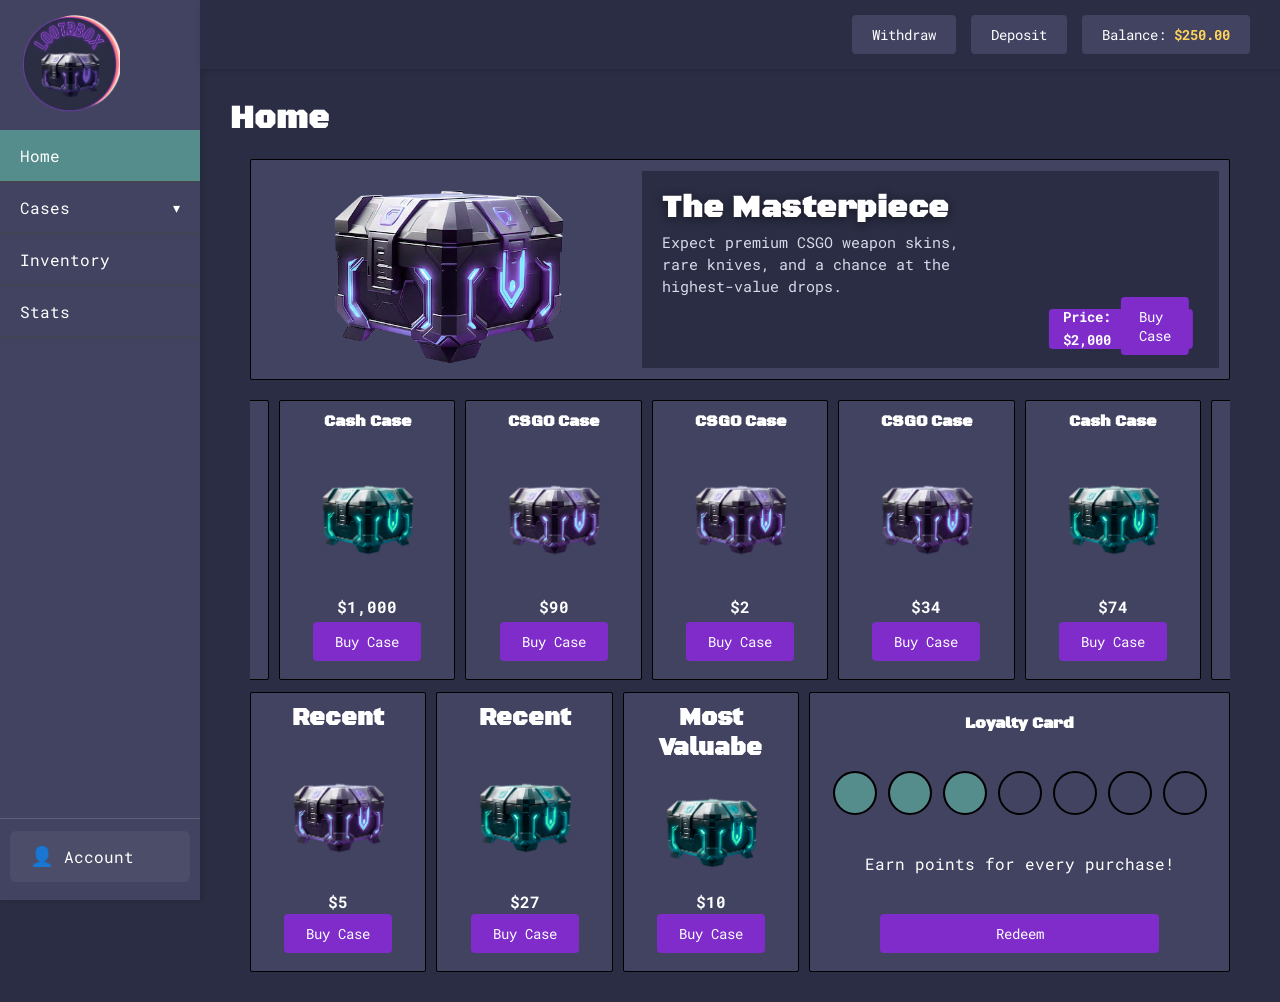
<file: index.html>
<!DOCTYPE html>
<html lang="en">
<head>
    <meta charset="UTF-8">
    <meta name="viewport" content="width=device-width, initial-scale=1.0">
    <title>Home Page</title>
    <link rel="stylesheet" href="styles.css">
</head>
<body>
    <div class="page">
        <!-- Left Vertical Menu Bar -->
        <nav class="left-menu">
            <a href="#" class="logo">
                <img src="images/Logo.png" alt="Company Logo">
            </a>
            <ul>
                <li><a href="index.html" class="active">Home</a></li>
                <li class="dropdown">
                    <details>
                        <summary class="dropbtn">Cases <span class="caret">▾</span></summary>
                        <ul class="dropdown-content">
                            <li><a href="csgo.html">CSGO</a></li>
                            <li><a href="cash.html">Cash</a></li>
                        </ul>
                    </details>
                </li>
                <li><a href="AI%20coded%20files/inventory.html">Inventory</a></li>
                <li><a href="AI%20coded%20files/stats.html">Stats</a></li>
            </ul>
            <div class="account-panel">
                <a href="settings.html" class="account-link">
                    <span class="account-icon">👤</span>
                    <span>Account</span>
                </a>
            </div>
        </nav>

        <div class="main-area">
            <!-- Top Menu Bar -->
            <div class="top-menu">
                <li><a href="withdraw.html">Withdraw</a></li>
                <li><a href="deposit.html">Deposit</a></li>
                <div class="balance">Balance: <strong id="balance">$250.00</strong></div>
            </div>

            <!-- Main Content Area -->
            <div class="header">
                <h1>Home</h1>
                <div class="big-centipede">
                    <img src="images/purple_case.png" alt="The Masterpiece case">
                    <div class="little-centipede">
                        <h2 class="featured-case-title">The Masterpiece</h2>
                        <p class="featured-case-description">Expect premium CSGO weapon skins, rare knives, and a chance at the highest-value drops.</p>
                        <div class="smallest-centipede">
                            <p class="smallest-centipede-text">Price: $2,000</p>
                            <a href="AI%20coded%20files/csgo-case.html" class="button">Buy Case</a>
                        </div>
                    </div>
                </div>
            <div class="box-row">
                <div class="small-box">
                    <h3 class="small-box-header">CSGO Case</h3>
                    <img src="images/purple_case.png" alt="purple case">
                    <p class="small-box-text">$5</p>
                    <a href="csgo.html" class="button">Buy Case</a>
                </div>
                <div class="small-box">
                    <h3 class="small-box-header">Cash Case</h3>
                    <img src="images/teal_case.png" alt="teal case">
                    <p class="small-box-text">$27</p>
                    <a href="csgo.html" class="button">Buy Case</a>
                </div>
                <div class="small-box">
                    <h3 class="small-box-header">Cash Case</h3>
                    <img src="images/teal_case.png" alt="teal case">
                    <p class="small-box-text">$10</p>
                    <a href="csgo.html" class="button">Buy Case</a>
                </div>
                <div class="small-box">
                    <h3 class="small-box-header">CSGO Case</h3>
                    <img src="images/purple_case.png" alt="purple case">
                    <p class="small-box-text">$1</p>
                    <a href="csgo.html" class="button">Buy Case</a>
                </div>
                <div class="small-box">
                    <h3 class="small-box-header">Cash Case</h3>
                    <img src="images/teal_case.png" alt="teal case">
                    <p class="small-box-text">$1,000</p>
                    <a href="csgo.html" class="button">Buy Case</a>
                </div>
                <div class="small-box">
                    <h3 class="small-box-header">CSGO Case</h3>
                    <img src="images/purple_case.png" alt="purple case">
                    <p class="small-box-text">$90</p>
                    <a href="csgo.html" class="button">Buy Case</a>
                </div>
                <div class="small-box">
                    <h3 class="small-box-header">CSGO Case</h3>
                    <img src="images/purple_case.png" alt="purple case">
                    <p class="small-box-text">$2</p>
                    <a href="csgo.html" class="button">Buy Case</a>
                </div>
                <div class="small-box">
                    <h3 class="small-box-header">CSGO Case</h3>
                    <img src="images/purple_case.png" alt="purple case">
                    <p class="small-box-text">$34</p>
                    <a href="csgo.html" class="button">Buy Case</a>
                </div>
                <div class="small-box">
                    <h3 class="small-box-header">Cash Case</h3>
                    <img src="images/teal_case.png" alt="teal case">
                    <p class="small-box-text">$74</p>
                    <a href="csgo.html" class="button">Buy Case</a>
                </div>
                <div class="small-box">
                    <h3 class="small-box-header">Cash Case</h3>
                    <img src="images/teal_case.png" alt="teal case">
                    <p class="small-box-text">$34</p>
                    <a href="csgo.html" class="button">Buy Case</a>
                </div>
                <div class="small-box">
                    <h3 class="small-box-header">CSGO Case</h3>
                    <img src="images/purple_case.png" alt="purple case">
                    <p class="small-box-text">$10</p>
                    <a href="csgo.html" class="button">Buy Case</a>
                </div>
                <div class="small-box">
                    <h3 class="small-box-header">Cash Case</h3>
                    <img src="images/teal_case.png" alt="teal case">
                    <p class="small-box-text">$132</p>
                    <a href="csgo.html" class="button">Buy Case</a>
                </div>
                <div class="small-box">
                    <h3 class="small-box-header">Cash Case</h3>
                    <img src="images/teal_case.png" alt="teal case">
                    <p class="small-box-text">$60</p>
                    <a href="csgo.html" class="button">Buy Case</a>
                </div>
            </div>
            <div class="bottom-box-row">
                <div class="bottom-box">
                    <h3 class="bottom-box-header">Recent</h3>
                    <img src="images/purple_case.png" alt="purple case">
                    <p class="bottom-box-text">$5</p>
                    <a href="csgo.html" class="button">Buy Case</a>
                </div>
                <div class="bottom-box">
                    <h3 class="bottom-box-header">Recent</h3>
                    <img src="images/teal_case.png" alt="teal case">
                    <p class="bottom-box-text">$27</p>
                    <a href="csgo.html" class="button">Buy Case</a>
                </div>
                <div class="bottom-box">
                    <h3 class="bottom-box-header">Most Valuabe</h3>
                    <img src="images/teal_case.png" alt="teal case">
                    <p class="bottom-box-text">$10</p>
                    <a href="csgo.html" class="button">Buy Case</a>
                </div>
                <div class="loyalty-box">
                    <h3 class="loyalty-box-header">Loyalty Card</h3>
                    <div class="loyalty-dots">
                        <span class="dot-color"></span>
                        <span class="dot-color"></span>
                        <span class="dot-color"></span>
                        <span class="dot"></span>
                        <span class="dot"></span>
                        <span class="dot"></span>
                        <span class="dot"></span>
                    </div>
                    <p class="loyalty-box-text">Earn points for every purchase!</p>
                    <a href="loyalty.html" class="button">Redeem</a>

            </div>
            </div>
            
        </div>
    </div>
    <script src="AI%20coded%20files/script.js"></script>
    </body>
</html>
</file>
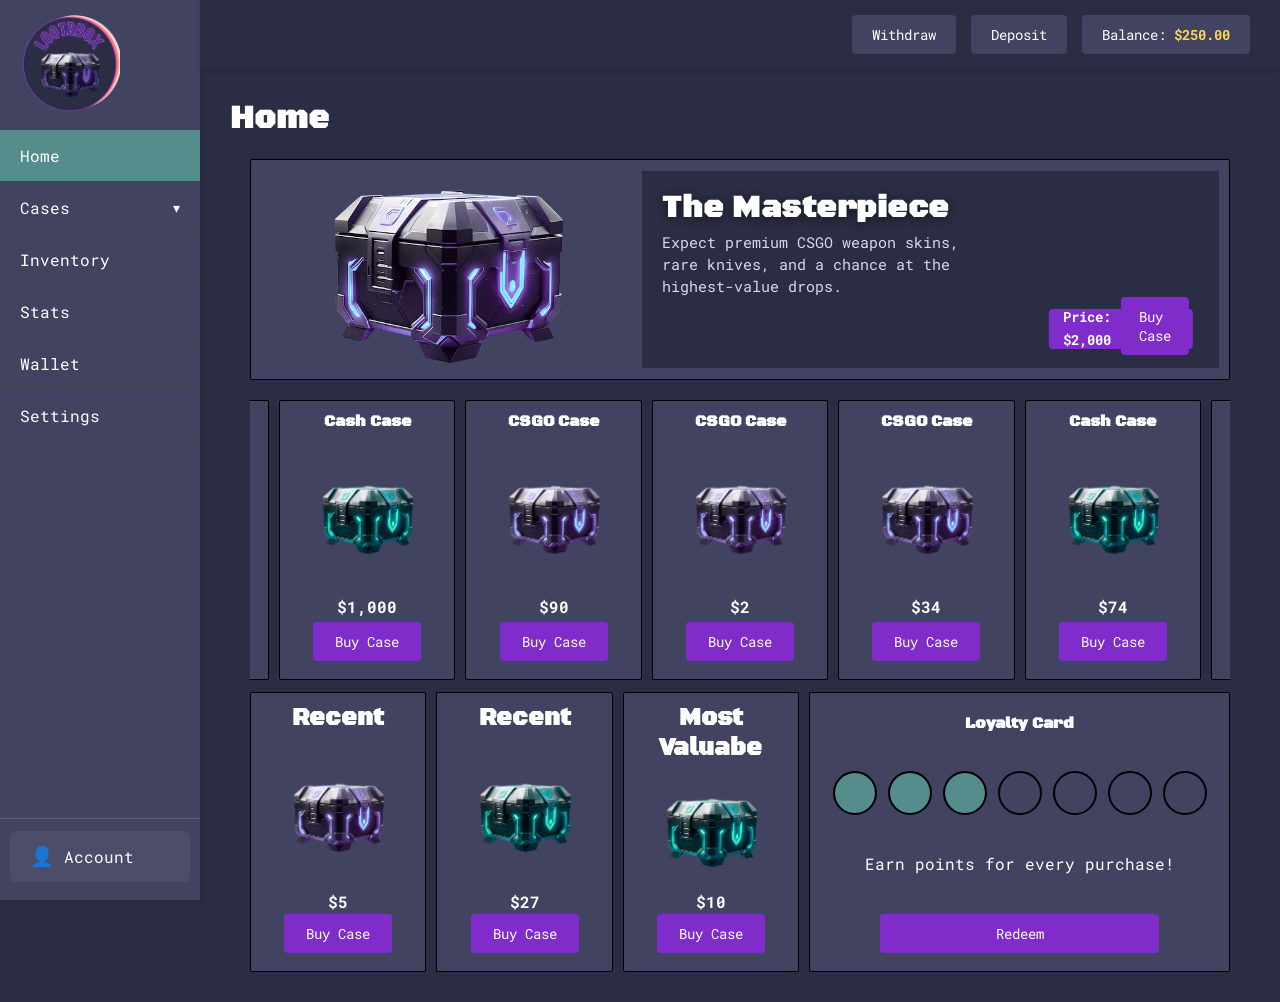
<file: INDEX.html>
<!DOCTYPE html>
<html lang="en">
<head>
    <meta charset="UTF-8">
    <meta name="viewport" content="width=device-width, initial-scale=1.0">
    <title>Home Page</title>
    <link rel="stylesheet" href="styles.css">
</head>
<body>
    <div class="page">
        <!-- Left Vertical Menu Bar -->
        <nav class="left-menu">
            <a href="#" class="logo">
                <img src="images/Logo.png" alt="Company Logo">
            </a>
            <ul>
                <li><a href="index.html" class="active">Home</a></li>
                <li class="dropdown">
                    <details>
                        <summary class="dropbtn">Cases <span class="caret">▾</span></summary>
                        <ul class="dropdown-content">
                            <li><a href="csgo.html">CSGO</a></li>
                            <li><a href="cash.html">Cash</a></li>
                        </ul>
                    </details>
                </li>
                <li><a href="inventory.html">Inventory</a></li>
                <li><a href="stats.html">Stats</a></li>
                <li><a href="wallet.html">Wallet</a></li>
                <li><a href="settings.html">Settings</a></li>
            </ul>
            <div class="account-panel">
                <a href="settings.html" class="account-link">
                    <span class="account-icon">👤</span>
                    <span>Account</span>
                </a>
            </div>
        </nav>

        <div class="main-area">
            <!-- Top Menu Bar -->
            <div class="top-menu">
                <li><a href="withdraw.html">Withdraw</a></li>
                <li><a href="deposit.html">Deposit</a></li>
                <div class="balance">Balance: <strong id="balance">$250.00</strong></div>
            </div>

            <!-- Main Content Area -->
            <div class="header">
                <h1>Home</h1>
                <div class="big-centipede">
                    <img src="images/purple_case.png" alt="The Masterpiece case">
                    <div class="little-centipede">
                        <h2 class="featured-case-title">The Masterpiece</h2>
                        <p class="featured-case-description">Expect premium CSGO weapon skins, rare knives, and a chance at the highest-value drops.</p>
                        <div class="smallest-centipede">
                            <p class="smallest-centipede-text">Price: $2,000</p>
                            <a href="csgo-case.html" class="button">Buy Case</a>
                        </div>
                    </div>
                </div>
            <div class="box-row">
                <div class="small-box">
                    <h3 class="small-box-header">CSGO Case</h3>
                    <img src="images/purple_case.png" alt="purple case">
                    <p class="small-box-text">$5</p>
                    <a href="csgo.html" class="button">Buy Case</a>
                </div>
                <div class="small-box">
                    <h3 class="small-box-header">Cash Case</h3>
                    <img src="images/teal_case.png" alt="teal case">
                    <p class="small-box-text">$27</p>
                    <a href="csgo.html" class="button">Buy Case</a>
                </div>
                <div class="small-box">
                    <h3 class="small-box-header">Cash Case</h3>
                    <img src="images/teal_case.png" alt="teal case">
                    <p class="small-box-text">$10</p>
                    <a href="csgo.html" class="button">Buy Case</a>
                </div>
                <div class="small-box">
                    <h3 class="small-box-header">CSGO Case</h3>
                    <img src="images/purple_case.png" alt="purple case">
                    <p class="small-box-text">$1</p>
                    <a href="csgo.html" class="button">Buy Case</a>
                </div>
                <div class="small-box">
                    <h3 class="small-box-header">Cash Case</h3>
                    <img src="images/teal_case.png" alt="teal case">
                    <p class="small-box-text">$1,000</p>
                    <a href="csgo.html" class="button">Buy Case</a>
                </div>
                <div class="small-box">
                    <h3 class="small-box-header">CSGO Case</h3>
                    <img src="images/purple_case.png" alt="purple case">
                    <p class="small-box-text">$90</p>
                    <a href="csgo.html" class="button">Buy Case</a>
                </div>
                <div class="small-box">
                    <h3 class="small-box-header">CSGO Case</h3>
                    <img src="images/purple_case.png" alt="purple case">
                    <p class="small-box-text">$2</p>
                    <a href="csgo.html" class="button">Buy Case</a>
                </div>
                <div class="small-box">
                    <h3 class="small-box-header">CSGO Case</h3>
                    <img src="images/purple_case.png" alt="purple case">
                    <p class="small-box-text">$34</p>
                    <a href="csgo.html" class="button">Buy Case</a>
                </div>
                <div class="small-box">
                    <h3 class="small-box-header">Cash Case</h3>
                    <img src="images/teal_case.png" alt="teal case">
                    <p class="small-box-text">$74</p>
                    <a href="csgo.html" class="button">Buy Case</a>
                </div>
                <div class="small-box">
                    <h3 class="small-box-header">Cash Case</h3>
                    <img src="images/teal_case.png" alt="teal case">
                    <p class="small-box-text">$34</p>
                    <a href="csgo.html" class="button">Buy Case</a>
                </div>
                <div class="small-box">
                    <h3 class="small-box-header">CSGO Case</h3>
                    <img src="images/purple_case.png" alt="purple case">
                    <p class="small-box-text">$10</p>
                    <a href="csgo.html" class="button">Buy Case</a>
                </div>
                <div class="small-box">
                    <h3 class="small-box-header">Cash Case</h3>
                    <img src="images/teal_case.png" alt="teal case">
                    <p class="small-box-text">$132</p>
                    <a href="csgo.html" class="button">Buy Case</a>
                </div>
                <div class="small-box">
                    <h3 class="small-box-header">Cash Case</h3>
                    <img src="images/teal_case.png" alt="teal case">
                    <p class="small-box-text">$60</p>
                    <a href="csgo.html" class="button">Buy Case</a>
                </div>
            </div>
            <div class="bottom-box-row">
                <div class="bottom-box">
                    <h3 class="bottom-box-header">Recent</h3>
                    <img src="images/purple_case.png" alt="purple case">
                    <p class="bottom-box-text">$5</p>
                    <a href="csgo.html" class="button">Buy Case</a>
                </div>
                <div class="bottom-box">
                    <h3 class="bottom-box-header">Recent</h3>
                    <img src="images/teal_case.png" alt="teal case">
                    <p class="bottom-box-text">$27</p>
                    <a href="csgo.html" class="button">Buy Case</a>
                </div>
                <div class="bottom-box">
                    <h3 class="bottom-box-header">Most Valuabe</h3>
                    <img src="images/teal_case.png" alt="teal case">
                    <p class="bottom-box-text">$10</p>
                    <a href="csgo.html" class="button">Buy Case</a>
                </div>
                <div class="loyalty-box">
                    <h3 class="loyalty-box-header">Loyalty Card</h3>
                    <div class="loyalty-dots">
                        <span class="dot-color"></span>
                        <span class="dot-color"></span>
                        <span class="dot-color"></span>
                        <span class="dot"></span>
                        <span class="dot"></span>
                        <span class="dot"></span>
                        <span class="dot"></span>
                    </div>
                    <p class="loyalty-box-text">Earn points for every purchase!</p>
                    <a href="loyalty.html" class="button">Redeem</a>

            </div>
            </div>
            
        </div>
    </div>
    <script src="script.js"></script>
    </body>
</html>
</file>
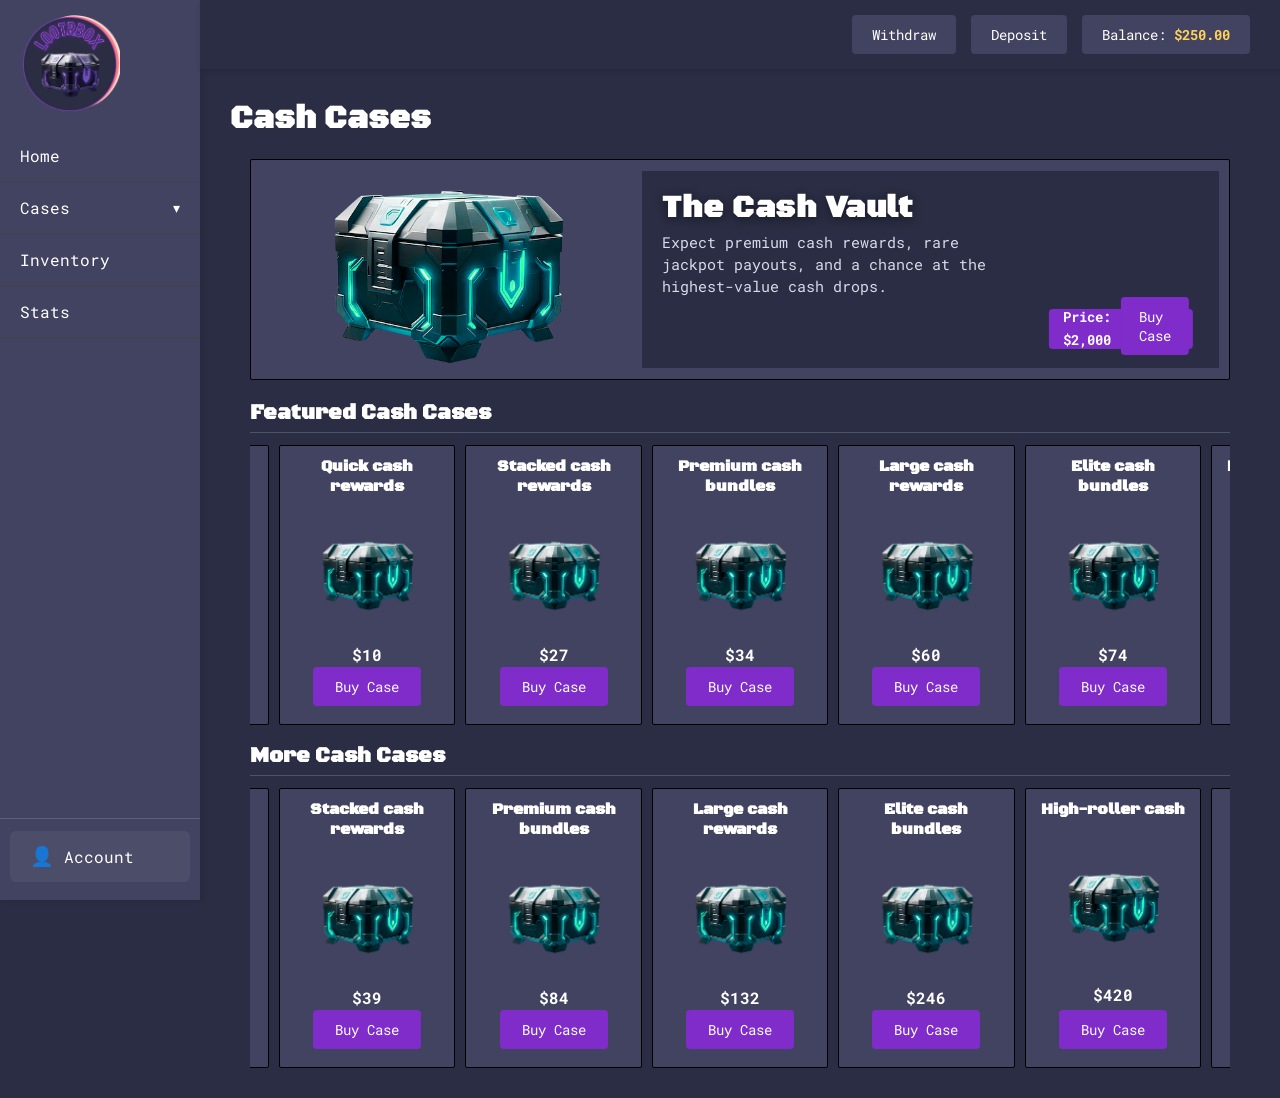
<file: cash.html>
<!DOCTYPE html>
<html lang="en">
<head>
    <meta charset="UTF-8">
    <meta name="viewport" content="width=device-width, initial-scale=1.0">
    <title>Cash Cases</title>
    <link rel="stylesheet" href="styles.css">
</head>
<body>
    <div class="page">
        <!-- Left Vertical Menu Bar -->
        <nav class="left-menu">
            <a href="#" class="logo">
                <img src="images/Logo.png" alt="Company Logo">
            </a>
            <ul>
                <li><a href="INDEX.html">Home</a></li>
                <li class="dropdown">
                    <details>
                        <summary class="dropbtn">Cases <span class="caret">▾</span></summary>
                        <ul class="dropdown-content">
                            <li><a href="csgo.html">CSGO</a></li>
                            <li><a href="items.html">Items</a></li>
                            <li><a href="cash.html" class="active">Cash</a></li>
                        </ul>
                    </details>
                </li>
                <li><a href="AI%20coded%20files/inventory.html">Inventory</a></li>
                <li><a href="AI%20coded%20files/stats.html">Stats</a></li>
            </ul>
            <div class="account-panel">
                <a href="settings.html" class="account-link">
                    <span class="account-icon">👤</span>
                    <span>Account</span>
                </a>
            </div>
        </nav>

        <div class="main-area">
            <!-- Top Menu Bar -->
            <div class="top-menu">
                <li><a href="withdraw.html">Withdraw</a></li>
                <li><a href="deposit.html">Deposit</a></li>
                <div class="balance">Balance: <strong id="balance">$250.00</strong></div>
            </div>

            <!-- Main Content Area -->
            <div class="header">
                <h1>Cash Cases</h1>

                <div class="big-centipede">
                    <img src="Images/teal_featured_case.png" alt="featured teal cash case">
                    <div class="little-centipede">
                        <h2 class="featured-case-title">The Cash Vault</h2>
                        <p class="featured-case-description">Expect premium cash rewards, rare jackpot payouts, and a chance at the highest-value cash drops.</p>
                        <div class="smallest-centipede">
                            <p class="smallest-centipede-text">Price: $2,000</p>
                            <a href="AI%20coded%20files/csgo-case.html" class="button">Buy Case</a>
                        </div>
                    </div>
                </div>

                <h2 class="row-header">Featured Cash Cases</h2>
                <div class="box-row">
                    <div class="small-box">
                        <h3 class="small-box-header">Small cash bundles</h3>
                        <img src="images/teal_case.png" alt="teal cash case">
                        <p class="small-box-text">$5</p>
                        <a href="AI%20coded%20files/csgo-case.html" class="button">Buy Case</a>
                    </div>
                    <div class="small-box">
                        <h3 class="small-box-header">Quick cash rewards</h3>
                        <img src="images/teal_case.png" alt="teal cash case">
                        <p class="small-box-text">$10</p>
                        <a href="AI%20coded%20files/csgo-case.html" class="button">Buy Case</a>
                    </div>
                    <div class="small-box">
                        <h3 class="small-box-header">Stacked cash rewards</h3>
                        <img src="images/teal_case.png" alt="teal cash case">
                        <p class="small-box-text">$27</p>
                        <a href="AI%20coded%20files/csgo-case.html" class="button">Buy Case</a>
                    </div>
                    <div class="small-box">
                        <h3 class="small-box-header">Premium cash bundles</h3>
                        <img src="images/teal_case.png" alt="teal cash case">
                        <p class="small-box-text">$34</p>
                        <a href="AI%20coded%20files/csgo-case.html" class="button">Buy Case</a>
                    </div>
                    <div class="small-box">
                        <h3 class="small-box-header">Large cash rewards</h3>
                        <img src="images/teal_case.png" alt="teal cash case">
                        <p class="small-box-text">$60</p>
                        <a href="AI%20coded%20files/csgo-case.html" class="button">Buy Case</a>
                    </div>
                    <div class="small-box">
                        <h3 class="small-box-header">Elite cash bundles</h3>
                        <img src="images/teal_case.png" alt="teal cash case">
                        <p class="small-box-text">$74</p>
                        <a href="AI%20coded%20files/csgo-case.html" class="button">Buy Case</a>
                    </div>
                    <div class="small-box">
                        <h3 class="small-box-header">High-roller cash</h3>
                        <img src="images/teal_case.png" alt="teal cash case">
                        <p class="small-box-text">$90</p>
                        <a href="AI%20coded%20files/csgo-case.html" class="button">Buy Case</a>
                    </div>
                </div>

                <h2 class="row-header">More Cash Cases</h2>
                <div class="box-row">
                    <div class="small-box">
                        <h3 class="small-box-header">Quick cash rewards</h3>
                        <img src="images/teal_case.png" alt="teal cash case">
                        <p class="small-box-text">$12</p>
                        <a href="AI%20coded%20files/csgo-case.html" class="button">Buy Case</a>
                    </div>
                    <div class="small-box">
                        <h3 class="small-box-header">Stacked cash rewards</h3>
                        <img src="images/teal_case.png" alt="teal cash case">
                        <p class="small-box-text">$39</p>
                        <a href="AI%20coded%20files/csgo-case.html" class="button">Buy Case</a>
                    </div>
                    <div class="small-box">
                        <h3 class="small-box-header">Premium cash bundles</h3>
                        <img src="images/teal_case.png" alt="teal cash case">
                        <p class="small-box-text">$84</p>
                        <a href="AI%20coded%20files/csgo-case.html" class="button">Buy Case</a>
                    </div>
                    <div class="small-box">
                        <h3 class="small-box-header">Large cash rewards</h3>
                        <img src="images/teal_case.png" alt="teal cash case">
                        <p class="small-box-text">$132</p>
                        <a href="AI%20coded%20files/csgo-case.html" class="button">Buy Case</a>
                    </div>
                    <div class="small-box">
                        <h3 class="small-box-header">Elite cash bundles</h3>
                        <img src="images/teal_case.png" alt="teal cash case">
                        <p class="small-box-text">$246</p>
                        <a href="AI%20coded%20files/csgo-case.html" class="button">Buy Case</a>
                    </div>
                    <div class="small-box">
                        <h3 class="small-box-header">High-roller cash</h3>
                        <img src="images/teal_case.png" alt="teal cash case">
                        <p class="small-box-text">$420</p>
                        <a href="AI%20coded%20files/csgo-case.html" class="button">Buy Case</a>
                    </div>
                    <div class="small-box">
                        <h3 class="small-box-header">Jackpot cash vault</h3>
                        <img src="images/teal_case.png" alt="teal cash case">
                        <p class="small-box-text">$1,000</p>
                        <a href="AI%20coded%20files/csgo-case.html" class="button">Buy Case</a>
                    </div>
                </div>
            </div>
        </div>
    </div>

    <script src="AI%20coded%20files/script.js"></script>
</body>
</html>
</file>
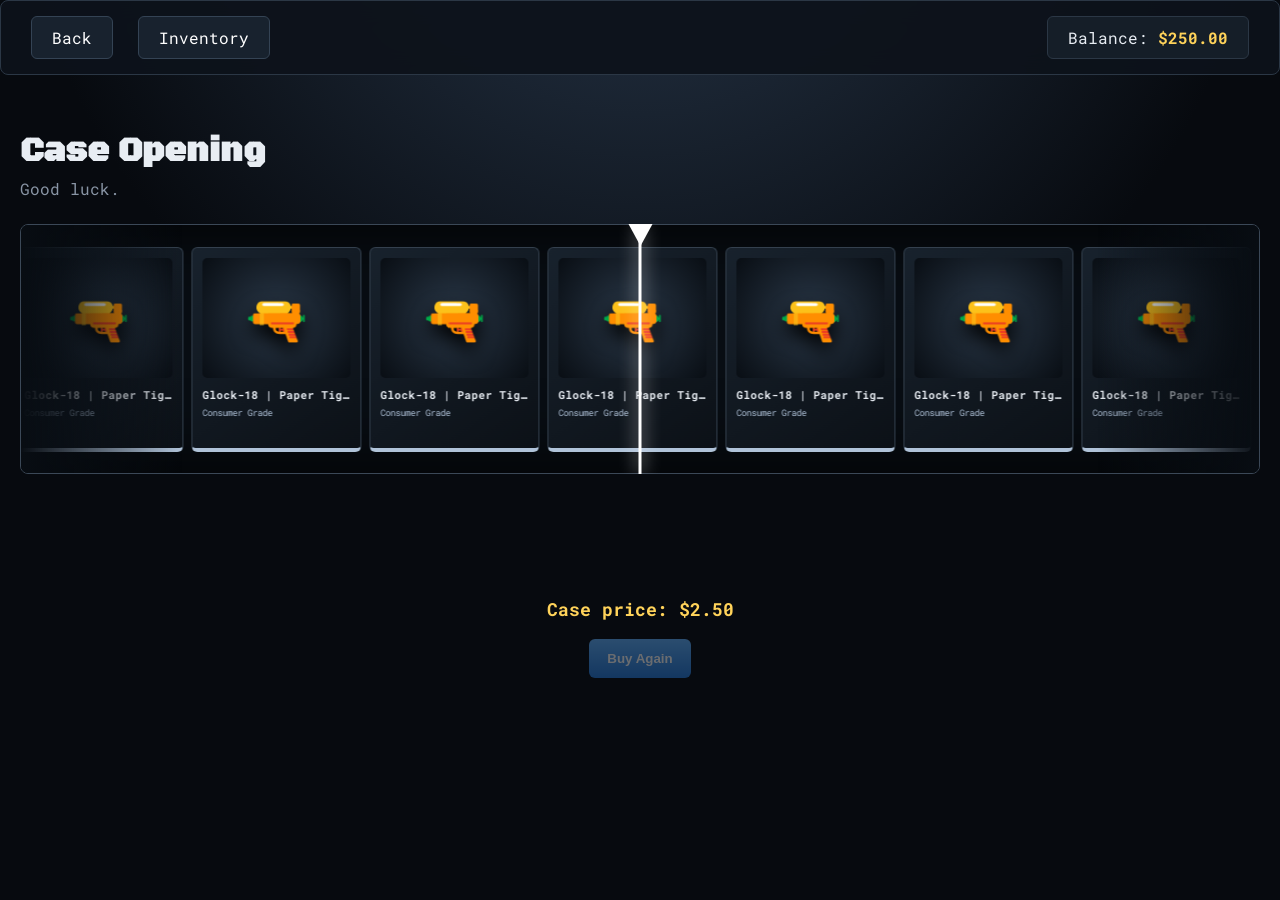
<file: csgo-case.html>
<!DOCTYPE html>
<html lang="en">
<head>
    <meta charset="UTF-8">
    <meta name="viewport" content="width=device-width, initial-scale=1.0">

    <title>CaseLab - Opening</title>

    <link rel="stylesheet" href="cases-styles.css">
</head>

<body class="case-opening-page">

<header class="topbar">

    <a class="back-button" href="csgo.html">Back</a>

    <a class="inventory-button" href="inventory.html">Inventory</a>

    <div class="balance">
        Balance:
        <strong id="balance">$250.00</strong>
    </div>

</header>


<main class="opening-page">

    <section class="opening-area">

        <div class="opening-header">

            <div>
                <h1>Case Opening</h1>

                <p>
                    Good luck.
                </p>
            </div>

        </div>


        <div class="roller-wrapper">

            <div class="roller-pointer"></div>

            <div class="roller">

                <div
                    id="rollerTrack"
                    class="roller-track">
                </div>

            </div>

        </div>


        <div
            id="result"
            class="result">
        </div>


        <div class="opening-actions">

            <p id="casePrice" class="case-price"></p>

            <button
                id="openAgain"
                class="primary-button"
                disabled>

                Buy Again

            </button>

        </div>

    </section>

</main>


<div
    id="toast"
    class="toast">
</div>


<script src="script.js"></script>

</body>
</html>
</file>
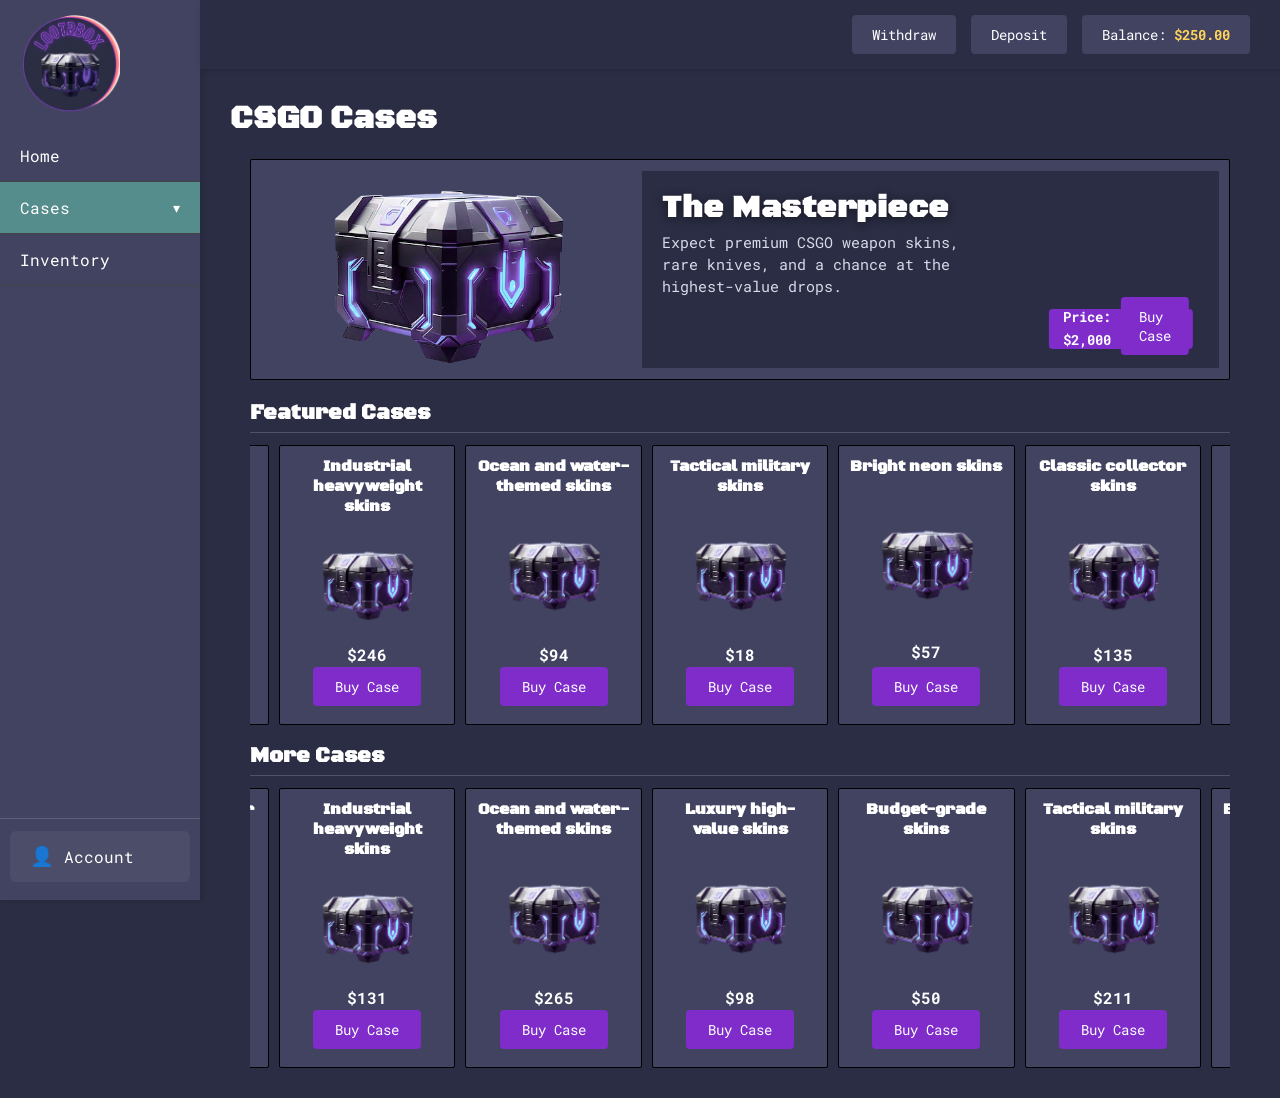
<file: csgo.html>
<!DOCTYPE html>
<html lang="en">
<head>
    <meta charset="UTF-8">
    <meta name="viewport" content="width=device-width, initial-scale=1.0">
    <title>CSGO Cases</title>
    <link rel="stylesheet" href="styles.css">
</head>
<body>
    <div class="page">
        <!-- Left Vertical Menu Bar -->
        <nav class="left-menu">
            <a href="#" class="logo">
                <img src="images/Logo.png" alt="Company Logo">
            </a>
            <ul>
                <li><a href="index.html">Home</a></li>
                <li class="dropdown">
                    <details>
                        <summary class="dropbtn active">Cases <span class="caret">▾</span></summary>
                        <ul class="dropdown-content">
                            <li><a href="csgo.html" class="active">CSGO</a></li>
                            <li><a href="cash.html">Cash</a></li>
                        </ul>
                    </details>
                </li>
                <li><a href="AI%20coded%20files/inventory.html">Inventory</a></li>
            </ul>
            <div class="account-panel">
                <a href="settings.html" class="account-link">
                    <span class="account-icon">👤</span>
                    <span>Account</span>
                </a>
            </div>
        </nav>

                <div class="main-area">
            <!-- Top Menu Bar -->
            <div class="top-menu">
                <li><a href="withdraw.html">Withdraw</a></li>
                <li><a href="deposit.html">Deposit</a></li>
                <div class="balance">Balance: <strong id="balance">$250.00</strong></div>
            </div>

            <!-- Main Content Area -->
            <div class="header">
                <h1>CSGO Cases</h1>
                <div class="big-centipede">
                            <img src="images/purple_case.png" alt="purple case">
                    <div class="little-centipede">
                                <h2 class="featured-case-title">The Masterpiece</h2>
                                <p class="featured-case-description">Expect premium CSGO weapon skins, rare knives, and a chance at the highest-value drops.</p>
                        <div class="smallest-centipede">
                            <p class="smallest-centipede-text">Price: $2,000</p>
                            <a href="AI%20coded%20files/csgo-case.html" class="button">Buy Case</a>
                        </div>
                    </div>
                </div>
                <h2 class="row-header">Featured Cases</h2>
            <div class="box-row">
                <div class="small-box">
                    <h3 class="small-box-header">Tactical military skins</h3>
                    <img src="images/purple_case.png" alt="purple case">
                    <p class="small-box-text">$12</p>
                    <a href="AI%20coded%20files/csgo-case.html" class="button">Buy Case</a>
                </div>
                <div class="small-box">
                    <h3 class="small-box-header">Bright neon skins</h3>
                    <img src="images/purple_case.png" alt="purple case">
                    <p class="small-box-text">$84</p>
                    <a href="AI%20coded%20files/csgo-case.html" class="button">Buy Case</a>
                </div>
                <div class="small-box">
                    <h3 class="small-box-header">Classic collector skins</h3>
                    <img src="images/purple_case.png" alt="purple case">
                    <p class="small-box-text">$39</p>
                    <a href="AI%20coded%20files/csgo-case.html" class="button">Buy Case</a>
                </div>
                <div class="small-box">
                    <h3 class="small-box-header">Budget-grade skins</h3>
                    <img src="images/purple_case.png" alt="purple case">
                    <p class="small-box-text">$7</p>
                    <a href="AI%20coded%20files/csgo-case.html" class="button">Buy Case</a>
                </div>
                <div class="small-box">
                    <h3 class="small-box-header">Industrial heavyweight skins</h3>
                    <img src="images/purple_case.png" alt="purple case">
                    <p class="small-box-text">$246</p>
                    <a href="AI%20coded%20files/csgo-case.html" class="button">Buy Case</a>
                </div>
                <div class="small-box">
                    <h3 class="small-box-header">Ocean and water-themed skins</h3>
                    <img src="images/purple_case.png" alt="purple case">
                    <p class="small-box-text">$94</p>
                    <a href="AI%20coded%20files/csgo-case.html" class="button">Buy Case</a>
                </div>
                <div class="small-box">
                    <h3 class="small-box-header">Tactical military skins</h3>
                    <img src="images/purple_case.png" alt="purple case">
                    <p class="small-box-text">$18</p>
                    <a href="AI%20coded%20files/csgo-case.html" class="button">Buy Case</a>
                </div>
                <div class="small-box">
                    <h3 class="small-box-header">Bright neon skins</h3>
                    <img src="images/purple_case.png" alt="purple case">
                    <p class="small-box-text">$57</p>
                    <a href="AI%20coded%20files/csgo-case.html" class="button">Buy Case</a>
                </div>
                <div class="small-box">
                    <h3 class="small-box-header">Classic collector skins</h3>
                    <img src="images/purple_case.png" alt="purple case">
                    <p class="small-box-text">$135</p>
                    <a href="AI%20coded%20files/csgo-case.html" class="button">Buy Case</a>
                </div>
                <div class="small-box">
                    <h3 class="small-box-header">Industrial heavyweight skins</h3>
                    <img src="images/purple_case.png" alt="purple case">
                    <p class="small-box-text">$88</p>
                    <a href="AI%20coded%20files/csgo-case.html" class="button">Buy Case</a>
                </div>
                <div class="small-box">
                    <h3 class="small-box-header">Ocean and water-themed skins</h3>
                    <img src="images/purple_case.png" alt="purple case">
                    <p class="small-box-text">$21</p>
                    <a href="AI%20coded%20files/csgo-case.html" class="button">Buy Case</a>
                </div>
                <div class="small-box">
                    <h3 class="small-box-header">Luxury high-value skins</h3>
                    <img src="images/purple_case.png" alt="purple case">
                    <p class="small-box-text">$420</p>
                    <a href="AI%20coded%20files/csgo-case.html" class="button">Buy Case</a>
                </div>
                <div class="small-box">
                    <h3 class="small-box-header">Luxury high-value skins</h3>
                    <img src="images/purple_case.png" alt="purple case">
                    <p class="small-box-text">$61</p>
                    <a href="AI%20coded%20files/csgo-case.html" class="button">Buy Case</a>
                </div>
            </div>
            <h2 class="row-header">More Cases</h2>
            <div class="box-row">
                <div class="small-box">
                    <h3 class="small-box-header">Budget-grade skins</h3>
                    <img src="images/purple_case.png" alt="purple case">
                    <p class="small-box-text">$3</p>
                    <a href="AI%20coded%20files/csgo-case.html" class="button">Buy Case</a>
                </div>
                <div class="small-box">
                    <h3 class="small-box-header">Tactical military skins</h3>
                    <img src="images/purple_case.png" alt="purple case">
                    <p class="small-box-text">$19</p>
                    <a href="AI%20coded%20files/csgo-case.html" class="button">Buy Case</a>
                </div>
                <div class="small-box">
                    <h3 class="small-box-header">Bright neon skins</h3>
                    <img src="images/purple_case.png" alt="purple case">
                    <p class="small-box-text">$46</p>
                    <a href="AI%20coded%20files/csgo-case.html" class="button">Buy Case</a>
                </div>
                <div class="small-box">
                    <h3 class="small-box-header">Classic collector skins</h3>
                    <img src="images/purple_case.png" alt="purple case">
                    <p class="small-box-text">$72</p>
                    <a href="AI%20coded%20files/csgo-case.html" class="button">Buy Case</a>
                </div>
                <div class="small-box">
                    <h3 class="small-box-header">Industrial heavyweight skins</h3>
                    <img src="images/purple_case.png" alt="purple case">
                    <p class="small-box-text">$131</p>
                    <a href="AI%20coded%20files/csgo-case.html" class="button">Buy Case</a>
                </div>
                <div class="small-box">
                    <h3 class="small-box-header">Ocean and water-themed skins</h3>
                    <img src="images/purple_case.png" alt="purple case">
                    <p class="small-box-text">$265</p>
                    <a href="AI%20coded%20files/csgo-case.html" class="button">Buy Case</a>
                </div>
                <div class="small-box">
                    <h3 class="small-box-header">Luxury high-value skins</h3>
                    <img src="images/purple_case.png" alt="purple case">
                    <p class="small-box-text">$98</p>
                    <a href="AI%20coded%20files/csgo-case.html" class="button">Buy Case</a>
                </div>
                <div class="small-box">
                    <h3 class="small-box-header">Budget-grade skins</h3>
                    <img src="images/purple_case.png" alt="purple case">
                    <p class="small-box-text">$50</p>
                    <a href="AI%20coded%20files/csgo-case.html" class="button">Buy Case</a>
                </div>
                <div class="small-box">
                    <h3 class="small-box-header">Tactical military skins</h3>
                    <img src="images/purple_case.png" alt="purple case">
                    <p class="small-box-text">$211</p>
                    <a href="AI%20coded%20files/csgo-case.html" class="button">Buy Case</a>
                </div>
                <div class="small-box">
                    <h3 class="small-box-header">Bright neon skins</h3>
                    <img src="images/purple_case.png" alt="purple case">
                    <p class="small-box-text">$63</p>
                    <a href="AI%20coded%20files/csgo-case.html" class="button">Buy Case</a>
                </div>
                <div class="small-box">
                    <h3 class="small-box-header">Classic collector skins</h3>
                    <img src="images/purple_case.png" alt="purple case">
                    <p class="small-box-text">$17</p>
                    <a href="AI%20coded%20files/csgo-case.html" class="button">Buy Case</a>
                </div>
                <div class="small-box">
                    <h3 class="small-box-header">Industrial heavyweight skins</h3>
                    <img src="images/purple_case.png" alt="purple case">
                    <p class="small-box-text">$540</p>
                    <a href="AI%20coded%20files/csgo-case.html" class="button">Buy Case</a>
                </div>
                <div class="small-box">
                    <h3 class="small-box-header">Ocean and water-themed skins</h3>
                    <img src="images/purple_case.png" alt="purple case">
                    <p class="small-box-text">$29</p>
                    <a href="AI%20coded%20files/csgo-case.html" class="button">Buy Case</a>
                </div>
            </div>
    <script src="AI%20coded%20files/script.js"></script>
</html>
</file>
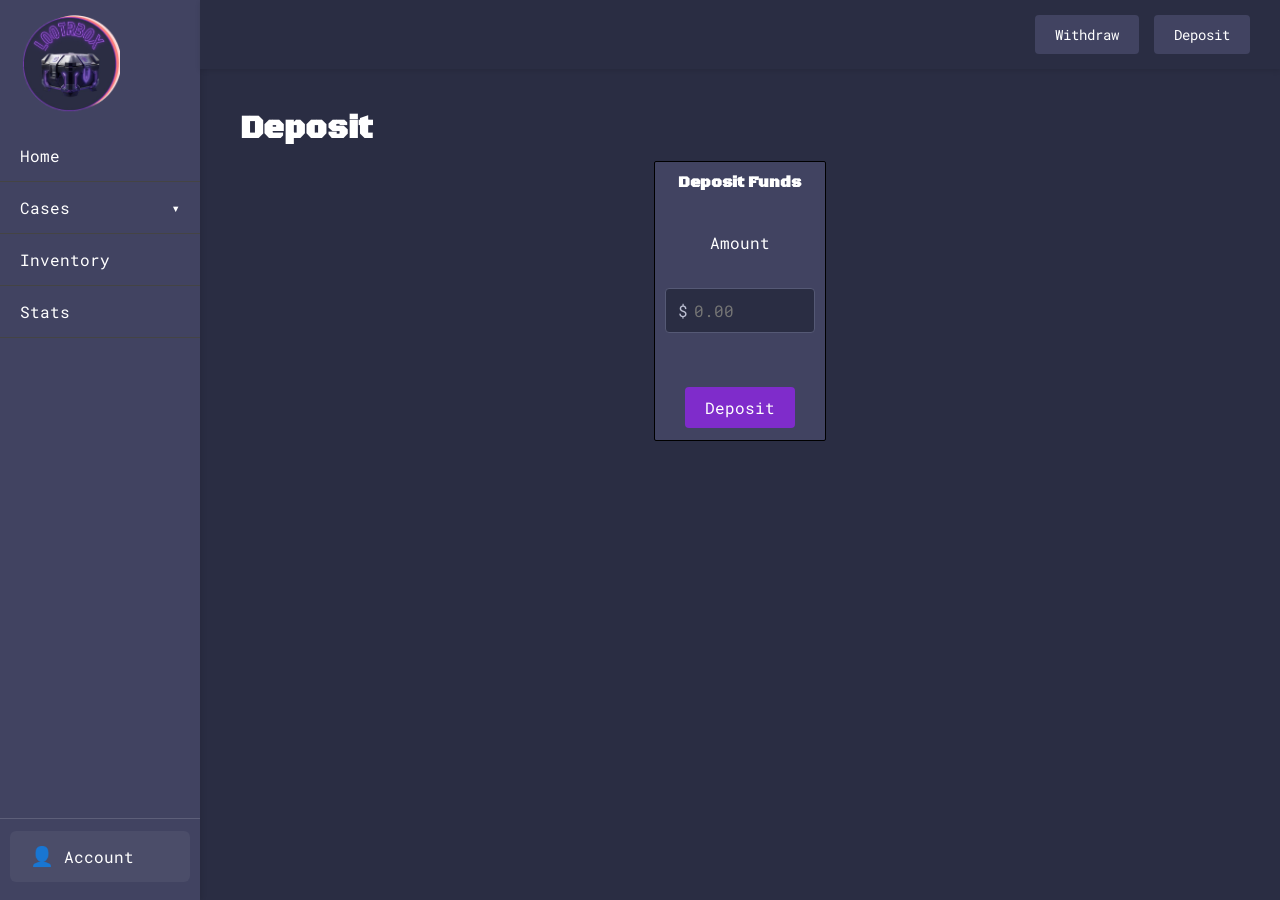
<file: deposit.html>
<!DOCTYPE html>
<html lang="en">
<head>
    <meta charset="UTF-8">
    <meta name="viewport" content="width=device-width, initial-scale=1.0">
    <title>Home Page</title>
    <link rel="stylesheet" href="styles.css">
</head>
<body>
    <div class="page">
        <!-- Left Vertical Menu Bar -->
        <nav class="left-menu">
            <a href="#" class="logo">
                <img src="images/Logo.png" alt="Company Logo">
            </a>
            <ul>
                <li><a href="index.html">Home</a></li>
                <li class="dropdown">
                    <details>
                        <summary class="dropbtn">Cases <span class="caret">▾</span></summary>
                        <ul class="dropdown-content">
                            <li><a href="csgo.html">CSGO</a></li>
                            <li><a href="items.html">Items</a></li>
                            <li><a href="cash.html">Cash</a></li>
                        </ul>
                    </details>
                </li>
                <li><a href="AI%20coded%20files/inventory.html">Inventory</a></li>
                <li><a href="AI%20coded%20files/stats.html">Stats</a></li>
            </ul>
            <div class="account-panel">
                <a href="settings.html" class="account-link">
                    <span class="account-icon">👤</span>
                    <span>Account</span>
                </a>
            </div>
        </nav>

        <div class="main-area">
            <!-- Top Menu Bar -->
            <div class="top-menu">
                <li><a href="withdraw.html">Withdraw</a></li>
                <li><a href="deposit.html" class="active">Deposit</a></li>
            </div>

            <!-- Main Content Area -->
            <div class="content">
                <h1>Deposit</h1>
                <div class="box-row">
                    <div class="small-box">
                        <h3 class="small-box-header">Deposit Funds</h3>
                        <label for="depositAmount">Amount</label>
                        <div class="amount-input">
                            <span>$</span>
                            <input id="depositAmount" name="amount" type="number" min="0.01" step="0.01" placeholder="0.00">
                        </div>
                        <button type="button" class="wallet-button">Deposit</button>
                    </div>
                </div>
            </div>
        </div>
    </div>
</body>
</html>
</file>
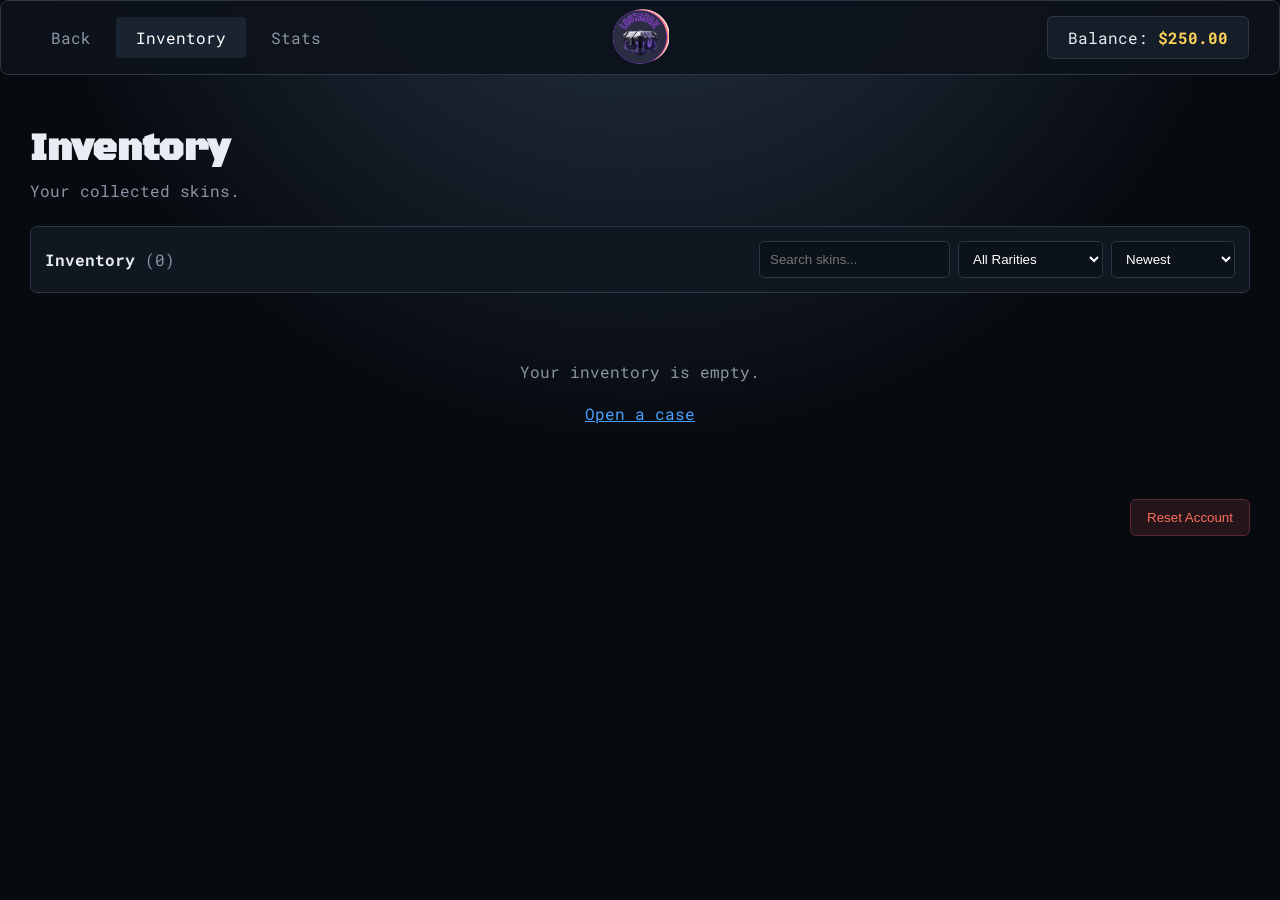
<file: inventory.html>
<!DOCTYPE html>
<html lang="en">

<head>

    <meta charset="UTF-8">

    <meta
        name="viewport"
        content="width=device-width, initial-scale=1.0">

    <title>CaseLab - Inventory</title>

    <link
        rel="stylesheet"
        href="cases-styles.css">

</head>


<body class="inventory-page">


<header class="topbar">

    <nav>

        <a class="back-button" href="index.html">
            Back
        </a>

        <a
            class="active"
            href="inventory.html">
            Inventory
        </a>

        <a href="stats.html">
            Stats
        </a>

    </nav>


    <a class="inventory-logo" href="index.html">
        <img src="images/Logo.png" alt="Lootbox home">
    </a>


    <div class="balance">

        Balance:

        <strong id="balance">
            $250.00
        </strong>

    </div>

</header>



<main class="page">


    <div class="page-heading">

        <h1>
            Inventory
        </h1>

        <p>
            Your collected skins.
        </p>

    </div>



    <div class="inventory-toolbar">


        <div>

            <strong>
                Inventory
            </strong>

            <span
                id="inventoryCount"
                class="muted">

                (0)

            </span>

        </div>



        <div class="filters">


            <input
                type="text"
                id="search"
                placeholder="Search skins...">



            <select id="rarityFilter">

                <option value="all">
                    All Rarities
                </option>

                <option value="consumer">
                    Consumer Grade
                </option>

                <option value="industrial">
                    Industrial Grade
                </option>

                <option value="mil">
                    Mil-Spec
                </option>

                <option value="restricted">
                    Restricted
                </option>

                <option value="classified">
                    Classified
                </option>

                <option value="covert">
                    Covert
                </option>

                <option value="special">
                    Special
                </option>

            </select>



            <select id="sort">

                <option value="newest">
                    Newest
                </option>

                <option value="value">
                    Highest Value
                </option>

                <option value="name">
                    Name
                </option>

            </select>


        </div>


    </div>



    <div
        id="inventoryGrid"
        class="inventory-grid">

    </div>



    <div class="inventory-footer">

        <button
            id="resetSave"
            class="danger-button">

            Reset Account

        </button>

    </div>


</main>



<div
    id="toast"
    class="toast">
</div>


<script src="script.js"></script>

</body>
</html>
</file>
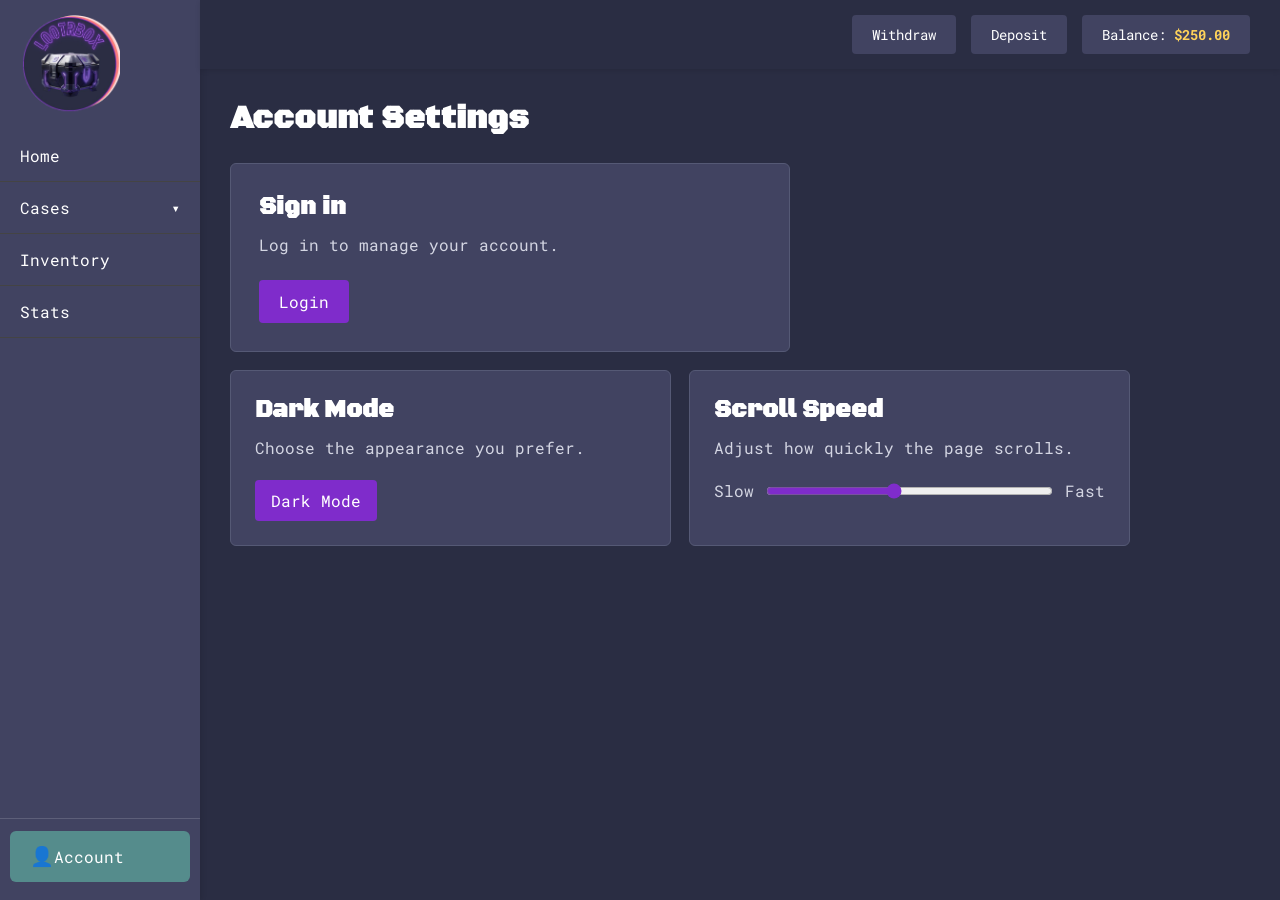
<file: settings.html>
<!DOCTYPE html>
<html lang="en">
<head>
    <meta charset="UTF-8">
    <meta name="viewport" content="width=device-width, initial-scale=1.0">
    <title>Account Settings</title>
    <link rel="stylesheet" href="styles.css">
</head>
<body>
    <div class="page">
        <nav class="left-menu">
            <a href="index.html" class="logo">
                <img src="images/Logo.png" alt="Company Logo">
            </a>
            <ul>
                <li><a href="index.html">Home</a></li>
                <li class="dropdown">
                    <details>
                        <summary class="dropbtn">Cases <span class="caret">▾</span></summary>
                        <ul class="dropdown-content">
                            <li><a href="csgo.html">CSGO</a></li>
                            <li><a href="cash.html">Cash</a></li>
                        </ul>
                    </details>
                </li>
                <li><a href="AI%20coded%20files/inventory.html">Inventory</a></li>
                <li><a href="AI%20coded%20files/stats.html">Stats</a></li>
            </ul>
            <div class="account-panel">
                <a href="settings.html" class="account-link active">
                    <span class="account-icon">👤</span><span>Account</span>
                </a>
            </div>
        </nav>

        <div class="main-area">
            <div class="top-menu">
                <li><a href="withdraw.html">Withdraw</a></li>
                <li><a href="deposit.html">Deposit</a></li>
                <div class="balance">Balance: <strong id="balance">$250.00</strong></div>
            </div>
            <main class="header settings-page">
                <h1>Account Settings</h1>
                <section class="settings-login-card">
                    <h2>Sign in</h2>
                    <p>Log in to manage your account.</p>
                    <button class="settings-login-button" type="button" onclick="document.getElementById('id01').style.display='flex'">Login</button>
                </section>
                <div class="settings-options">
                    <section class="settings-option-card">
                        <h2>Dark Mode</h2>
                        <p>Choose the appearance you prefer.</p>
                        <button class="settings-toggle-button" type="button">Dark Mode</button>
                    </section>
                    <section class="settings-option-card">
                        <h2>Scroll Speed</h2>
                        <p>Adjust how quickly the page scrolls.</p>
                        <label class="settings-speed-control" for="scroll-speed">
                            <span>Slow</span>
                            <input id="scroll-speed" type="range" min="1" max="10" value="5">
                            <span>Fast</span>
                        </label>
                    </section>
                </div>
            </main>
        </div>
    </div>

    <div id="id01" class="settings-modal" role="dialog" aria-modal="true" aria-labelledby="login-title">
        <form class="settings-modal-content" action="#" method="post">
            <button class="settings-modal-close" type="button" aria-label="Close" onclick="document.getElementById('id01').style.display='none'">&times;</button>
            <h2 id="login-title">Login</h2>
            <label for="uname">Username</label>
            <input id="uname" type="text" placeholder="Enter username" name="uname" required>
            <label for="psw">Password</label>
            <input id="psw" type="password" placeholder="Enter password" name="psw" required>
            <button class="settings-login-button" type="submit">Login</button>
            <label class="settings-remember"><input type="checkbox" checked name="remember"> Remember me</label>
            <div class="settings-modal-footer">
                <button class="settings-cancel-button" type="button" onclick="document.getElementById('id01').style.display='none'">Cancel</button>
                <a href="#">Forgot password?</a>
            </div>
        </form>
    </div>

    <script>
        const loginModal = document.getElementById('id01');
        window.addEventListener('click', (event) => {
            if (event.target === loginModal) loginModal.style.display = 'none';
        });
        window.addEventListener('keydown', (event) => {
            if (event.key === 'Escape') loginModal.style.display = 'none';
        });
    </script>
</body>
</html>
</file>
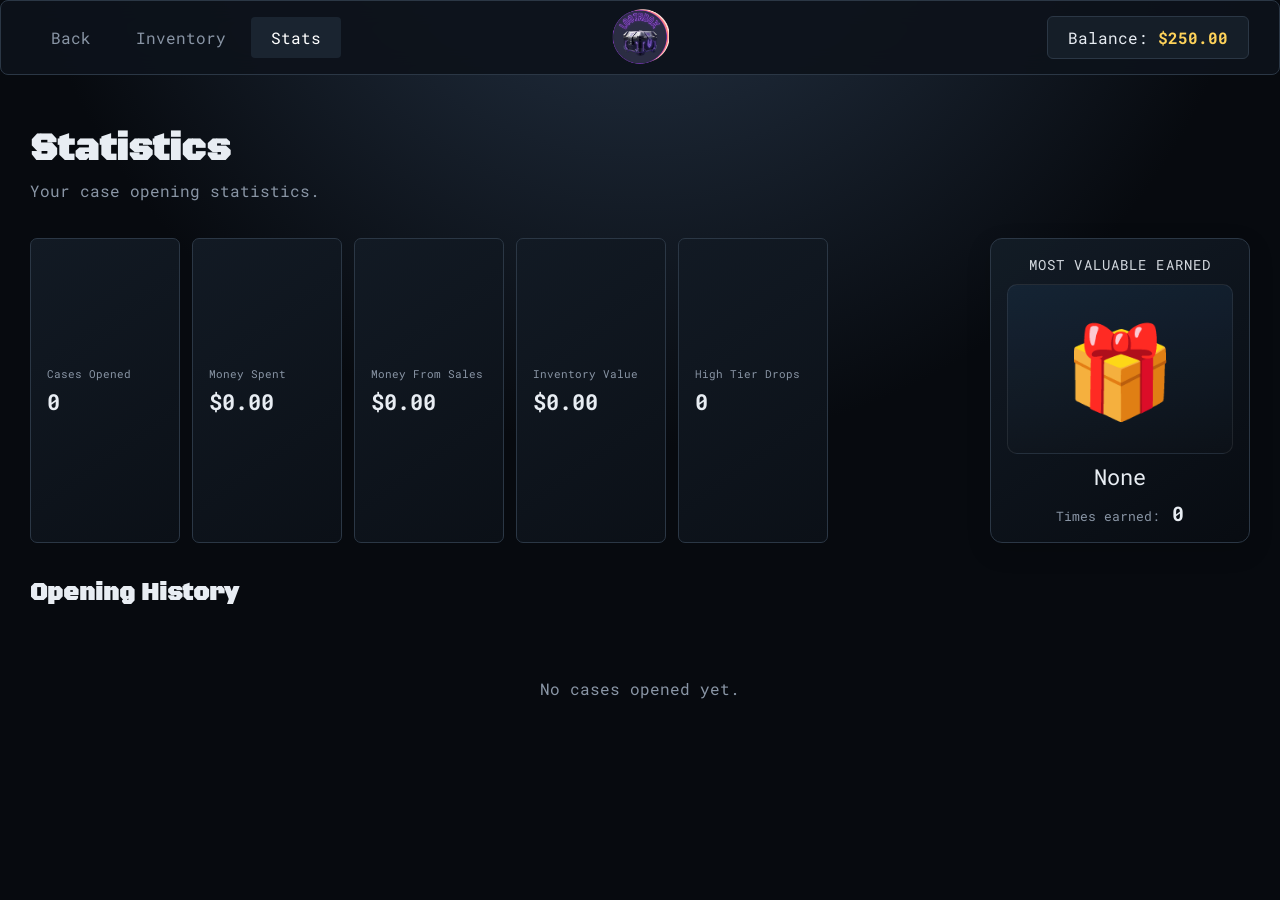
<file: stats.html>
<!DOCTYPE html>
<html lang="en">

<head>

    <meta charset="UTF-8">

    <meta
        name="viewport"
        content="width=device-width, initial-scale=1.0">

    <title>CaseLab - Stats</title>

    <link
        rel="stylesheet"
        href="cases-styles.css">

</head>


<body class="inventory-page">


<header class="topbar">

    <nav>

        <a class="back-button" href="index.html">
            Back
        </a>

        <a href="inventory.html">
            Inventory
        </a>

        <a
            class="active"
            href="stats.html">

            Stats

        </a>

    </nav>


    <a class="inventory-logo" href="index.html">
        <img src="images/Logo.png" alt="Lootbox home">
    </a>


    <div class="balance">

        Balance:

        <strong id="balance">
            $250.00
        </strong>

    </div>

</header>



<main class="page">


    <div class="page-heading">

        <h1>
            Statistics
        </h1>

        <p>
            Your case opening statistics.
        </p>

    </div>



    <div class="stats-layout">

        <div class="stats-grid">


            <div class="stat-card">

                <span>
                    Cases Opened
                </span>

                <strong id="casesOpened">
                    0
                </strong>

            </div>



            <div class="stat-card">

                <span>
                    Money Spent
                </span>

                <strong id="moneySpent">
                    $0.00
                </strong>

            </div>



            <div class="stat-card">

                <span>
                    Money From Sales
                </span>

                <strong id="moneySold">
                    $0.00
                </strong>

            </div>



            <div class="stat-card">

                <span>
                    Inventory Value
                </span>

                <strong id="inventoryValue">
                    $0.00
                </strong>

            </div>



            <div class="stat-card">

                <span>
                    High Tier Drops
                </span>

                <strong id="highTierDrops">
                    0
                </strong>

            </div>



        </div>


        <aside class="featured-item-card">

            <div class="featured-item-header">
                Most Valuable Earned
            </div>

            <div class="featured-item-image-wrap">

                <div
                    id="mostValuableEarnedImage"
                    class="featured-item-image"
                >
                    🎁
                </div>

            </div>

            <div id="mostValuableEarnedName" class="featured-item-name">
                None
            </div>

            <div class="featured-item-meta">
                Times earned:
                <strong id="mostValuableEarnedCount">0</strong>
            </div>

        </aside>

    </div>



    <section class="history-section">

        <h2>
            Opening History
        </h2>


        <div
            id="historyList"
            class="history-list">

        </div>

    </section>


</main>



<div
    id="toast"
    class="toast">
</div>


<script src="script.js"></script>

</body>
</html>
</file>
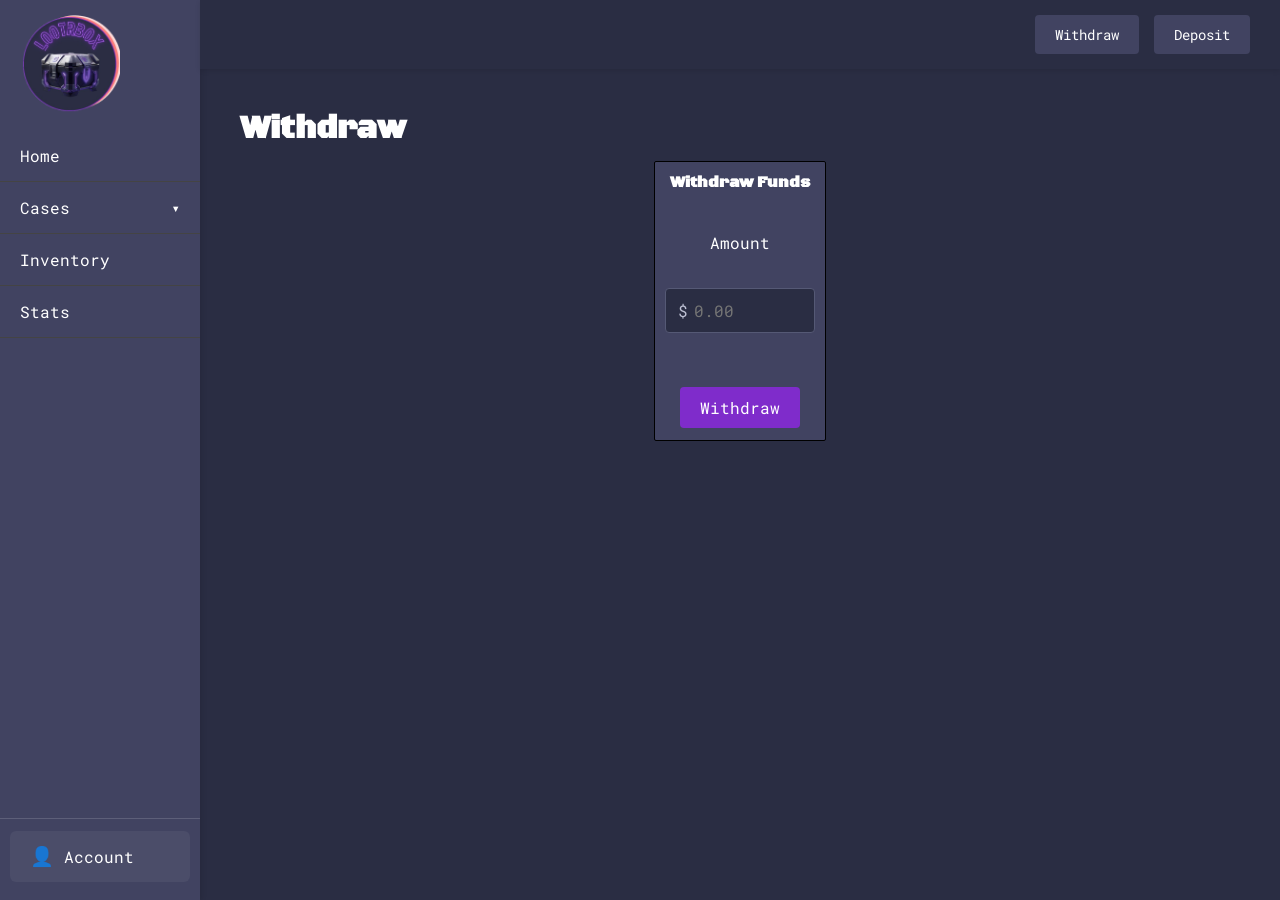
<file: withdraw.html>
<!DOCTYPE html>
<html lang="en">
<head>
    <meta charset="UTF-8">
    <meta name="viewport" content="width=device-width, initial-scale=1.0">
    <title>Home Page</title>
    <link rel="stylesheet" href="styles.css">
</head>
<body>
    <div class="page">
        <!-- Left Vertical Menu Bar -->
        <nav class="left-menu">
            <a href="#" class="logo">
                <img src="images/Logo.png" alt="Company Logo">
            </a>
            <ul>
                <li><a href="index.html">Home</a></li>
                <li class="dropdown">
                    <details>
                        <summary class="dropbtn">Cases <span class="caret">▾</span></summary>
                        <ul class="dropdown-content">
                            <li><a href="csgo.html">CSGO</a></li>
                            <li><a href="items.html">Items</a></li>
                            <li><a href="cash.html">Cash</a></li>
                        </ul>
                    </details>
                </li>
                <li><a href="AI%20coded%20files/inventory.html">Inventory</a></li>
                <li><a href="AI%20coded%20files/stats.html">Stats</a></li>
            </ul>
            <div class="account-panel">
                <a href="settings.html" class="account-link">
                    <span class="account-icon">👤</span>
                    <span>Account</span>
                </a>
            </div>
        </nav>

        <div class="main-area">
            <!-- Top Menu Bar -->
            <div class="top-menu">
                <li><a href="withdraw.html" class="active">Withdraw</a></li>
                <li><a href="deposit.html">Deposit</a></li>
            </div>

            <!-- Main Content Area -->
            <div class="content">
                <h1>Withdraw</h1>
                <div class="box-row">
                    <div class="small-box">
                        <h3 class="small-box-header">Withdraw Funds</h3>
                        <label for="withdrawAmount">Amount</label>
                        <div class="amount-input">
                            <span>$</span>
                            <input id="withdrawAmount" name="amount" type="number" min="0.01" step="0.01" placeholder="0.00">
                        </div>
                        <button type="button" class="wallet-button">Withdraw</button>
                    </div>
                </div>
            </div>
        </div>
    </div>
</body>
</html>
</file>
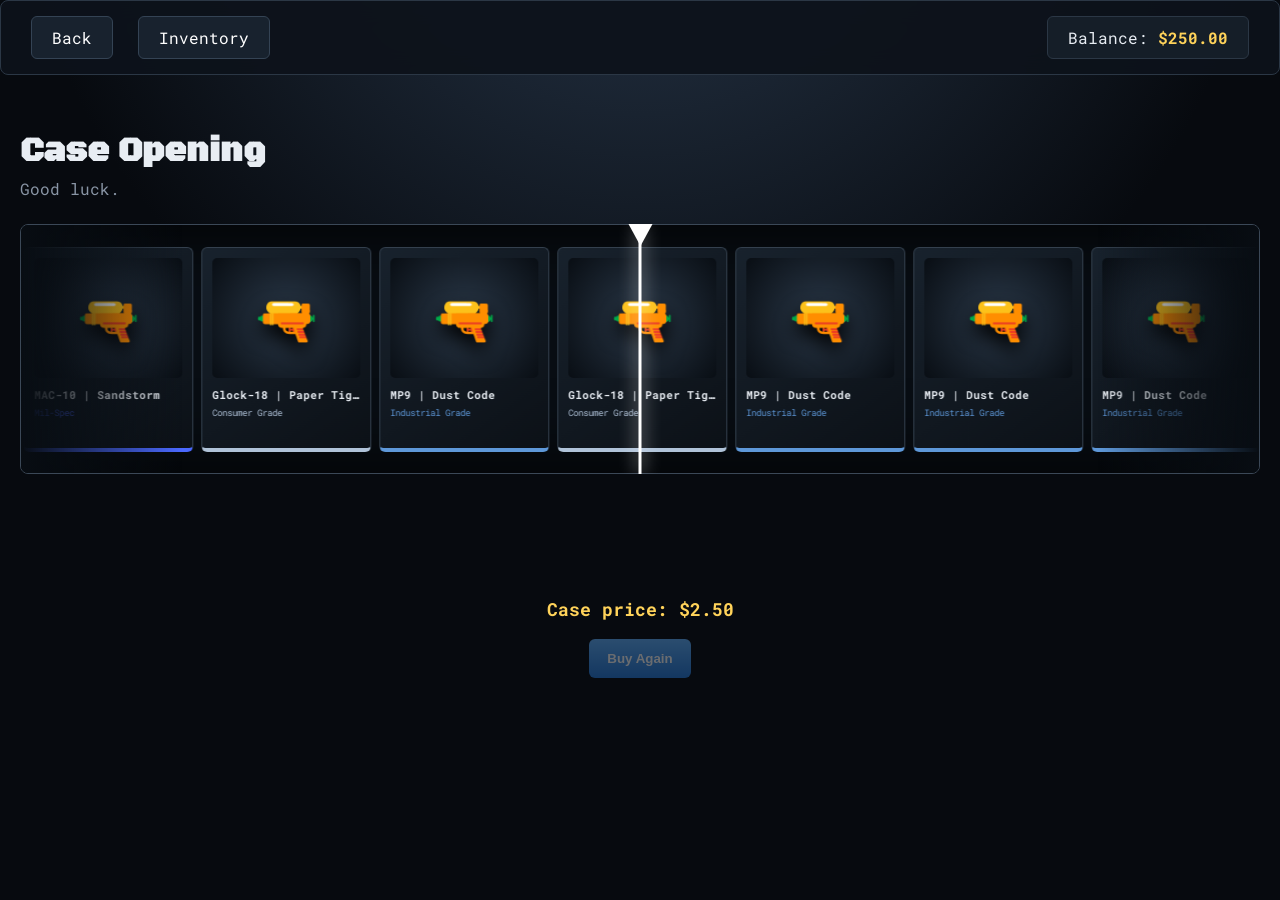
<file: AI coded files/csgo-case.html>
<!DOCTYPE html>
<html lang="en">
<head>
    <meta charset="UTF-8">
    <meta name="viewport" content="width=device-width, initial-scale=1.0">

    <title>CaseLab - Opening</title>

    <link rel="stylesheet" href="cases-styles.css">
</head>

<body class="case-opening-page">

<header class="topbar">

    <a class="back-button" href="../csgo.html">Back</a>

    <a class="inventory-button" href="inventory.html">Inventory</a>

    <div class="balance">
        Balance:
        <strong id="balance">$250.00</strong>
    </div>

</header>


<main class="opening-page">

    <section class="opening-area">

        <div class="opening-header">

            <div>
                <h1>Case Opening</h1>

                <p>
                    Good luck.
                </p>
            </div>

        </div>


        <div class="roller-wrapper">

            <div class="roller-pointer"></div>

            <div class="roller">

                <div
                    id="rollerTrack"
                    class="roller-track">
                </div>

            </div>

        </div>


        <div
            id="result"
            class="result">
        </div>


        <div class="opening-actions">

            <p id="casePrice" class="case-price"></p>

            <button
                id="openAgain"
                class="primary-button"
                disabled>

                Buy Again

            </button>

        </div>

    </section>

</main>


<div
    id="toast"
    class="toast">
</div>


<script src="script.js"></script>

</body>
</html>
</file>
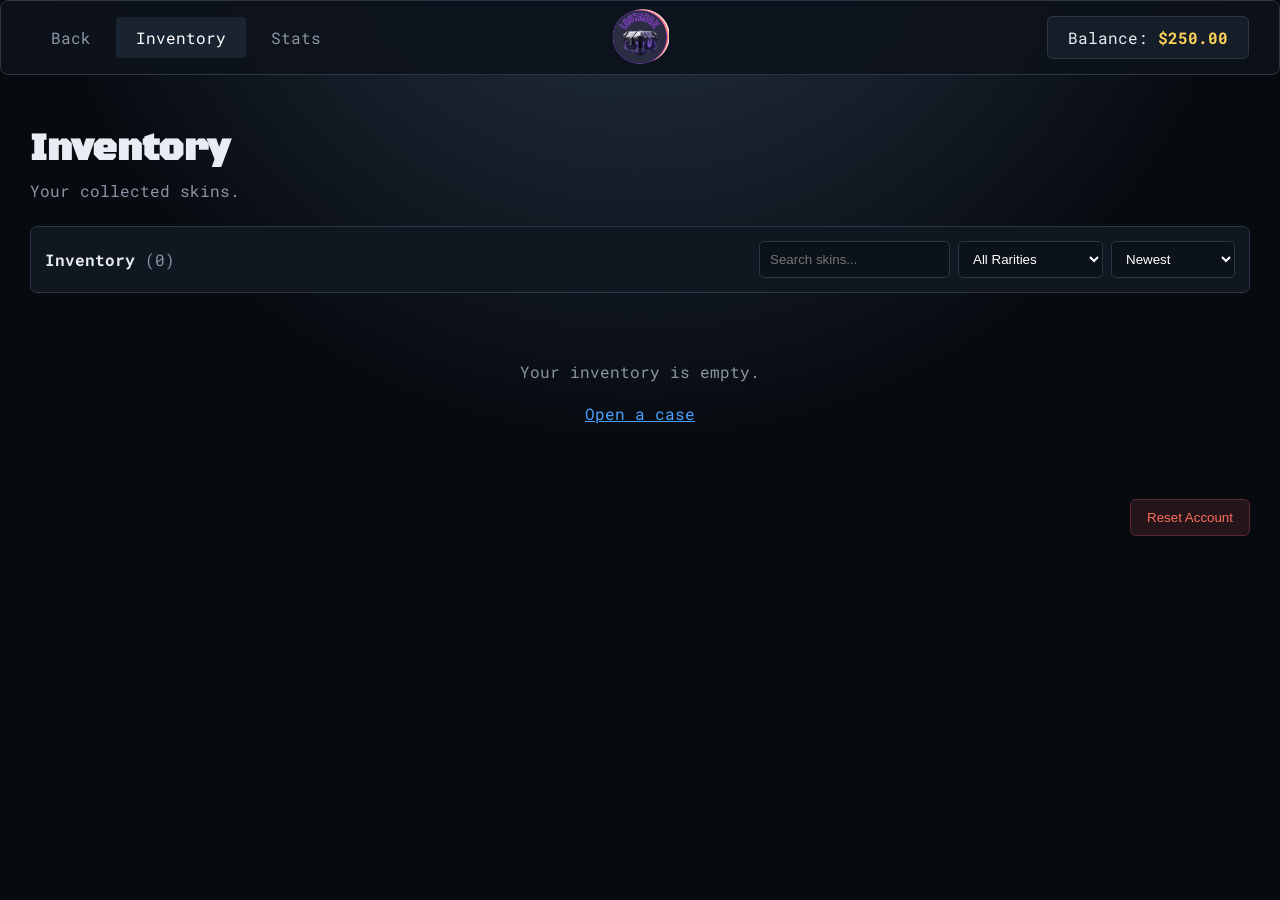
<file: AI coded files/inventory.html>
<!DOCTYPE html>
<html lang="en">

<head>

    <meta charset="UTF-8">

    <meta
        name="viewport"
        content="width=device-width, initial-scale=1.0">

    <title>CaseLab - Inventory</title>

    <link
        rel="stylesheet"
        href="cases-styles.css">

</head>


<body class="inventory-page">


<header class="topbar">

    <nav>

        <a class="back-button" href="../index.html">
            Back
        </a>

        <a
            class="active"
            href="inventory.html">
            Inventory
        </a>

        <a href="stats.html">
            Stats
        </a>

    </nav>


    <a class="inventory-logo" href="../index.html">
        <img src="../images/Logo.png" alt="Lootbox home">
    </a>


    <div class="balance">

        Balance:

        <strong id="balance">
            $250.00
        </strong>

    </div>

</header>



<main class="page">


    <div class="page-heading">

        <h1>
            Inventory
        </h1>

        <p>
            Your collected skins.
        </p>

    </div>



    <div class="inventory-toolbar">


        <div>

            <strong>
                Inventory
            </strong>

            <span
                id="inventoryCount"
                class="muted">

                (0)

            </span>

        </div>



        <div class="filters">


            <input
                type="text"
                id="search"
                placeholder="Search skins...">



            <select id="rarityFilter">

                <option value="all">
                    All Rarities
                </option>

                <option value="consumer">
                    Consumer Grade
                </option>

                <option value="industrial">
                    Industrial Grade
                </option>

                <option value="mil">
                    Mil-Spec
                </option>

                <option value="restricted">
                    Restricted
                </option>

                <option value="classified">
                    Classified
                </option>

                <option value="covert">
                    Covert
                </option>

                <option value="special">
                    Special
                </option>

            </select>



            <select id="sort">

                <option value="newest">
                    Newest
                </option>

                <option value="value">
                    Highest Value
                </option>

                <option value="name">
                    Name
                </option>

            </select>


        </div>


    </div>



    <div
        id="inventoryGrid"
        class="inventory-grid">

    </div>



    <div class="inventory-footer">

        <button
            id="resetSave"
            class="danger-button">

            Reset Account

        </button>

    </div>


</main>



<div
    id="toast"
    class="toast">
</div>


<script src="script.js"></script>

</body>
</html>
</file>
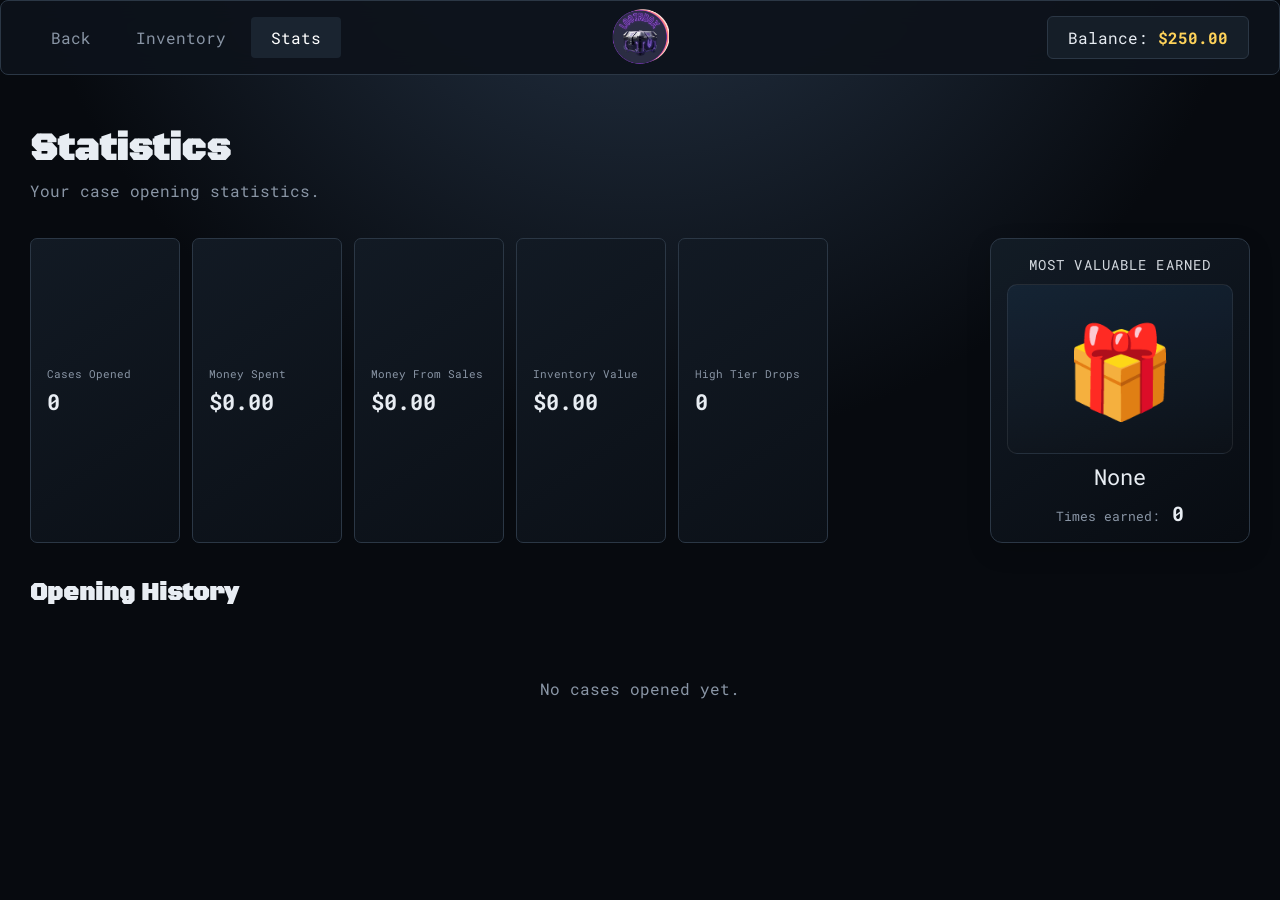
<file: AI coded files/stats.html>
<!DOCTYPE html>
<html lang="en">

<head>

    <meta charset="UTF-8">

    <meta
        name="viewport"
        content="width=device-width, initial-scale=1.0">

    <title>CaseLab - Stats</title>

    <link
        rel="stylesheet"
        href="cases-styles.css">

</head>


<body class="inventory-page">


<header class="topbar">

    <nav>

        <a class="back-button" href="../index.html">
            Back
        </a>

        <a href="inventory.html">
            Inventory
        </a>

        <a
            class="active"
            href="stats.html">

            Stats

        </a>

    </nav>


    <a class="inventory-logo" href="../index.html">
        <img src="../images/Logo.png" alt="Lootbox home">
    </a>


    <div class="balance">

        Balance:

        <strong id="balance">
            $250.00
        </strong>

    </div>

</header>



<main class="page">


    <div class="page-heading">

        <h1>
            Statistics
        </h1>

        <p>
            Your case opening statistics.
        </p>

    </div>



    <div class="stats-layout">

        <div class="stats-grid">


            <div class="stat-card">

                <span>
                    Cases Opened
                </span>

                <strong id="casesOpened">
                    0
                </strong>

            </div>



            <div class="stat-card">

                <span>
                    Money Spent
                </span>

                <strong id="moneySpent">
                    $0.00
                </strong>

            </div>



            <div class="stat-card">

                <span>
                    Money From Sales
                </span>

                <strong id="moneySold">
                    $0.00
                </strong>

            </div>



            <div class="stat-card">

                <span>
                    Inventory Value
                </span>

                <strong id="inventoryValue">
                    $0.00
                </strong>

            </div>



            <div class="stat-card">

                <span>
                    High Tier Drops
                </span>

                <strong id="highTierDrops">
                    0
                </strong>

            </div>



        </div>


        <aside class="featured-item-card">

            <div class="featured-item-header">
                Most Valuable Earned
            </div>

            <div class="featured-item-image-wrap">

                <div
                    id="mostValuableEarnedImage"
                    class="featured-item-image"
                >
                    🎁
                </div>

            </div>

            <div id="mostValuableEarnedName" class="featured-item-name">
                None
            </div>

            <div class="featured-item-meta">
                Times earned:
                <strong id="mostValuableEarnedCount">0</strong>
            </div>

        </aside>

    </div>



    <section class="history-section">

        <h2>
            Opening History
        </h2>


        <div
            id="historyList"
            class="history-list">

        </div>

    </section>


</main>



<div
    id="toast"
    class="toast">
</div>


<script src="script.js"></script>

</body>
</html>
</file>
<file: styles.css>
@import url('https://fonts.googleapis.com/css2?family=Black+Ops+One&family=Roboto+Mono:wght@400;500;700&display=swap');

.top-menu .balance {
    background-color: #414361;
    color: white;
    padding: 10px 20px;
    font-size: 14px;
    border-radius: 4px;
}

.top-menu .balance strong {
    color: #ffd35a;
}
* {
    margin: 0;
    padding: 0;
    box-sizing: border-box;
}

body {
    font-family: 'Roboto Mono', monospace;
    min-height: 100vh;
    background-color: #2a2d43;
}

h1,
h2,
h3,
h4,
h5,
h6 {
    font-family: 'Black Ops One', cursive;
}


.logo {
    display: flex;
    justify-content: center;
    align-items: center;
    padding: 20px 0 15px;
}

.logo img {
    height: 100px;
    width: auto;
    display: block;
}

.page {
    display: grid;
    grid-template-columns: 200px 1fr;
    min-height: 100vh;
}

.main-area {
    display: grid;
    grid-template-rows: auto 1fr;
    min-height: 100vh;
}

.top-menu {
    position: sticky;
    top: 0;
    z-index: 20;
    background-color: #2a2d43;
    padding: 15px 30px;
    display: flex;
    justify-content: flex-end;
    gap: 15px;
    box-shadow: 0 2px 5px rgba(0, 0, 0, 0.1);
}

.top-menu button,
.top-menu a {
    background-color: #414361;
    color: white;
    border: none;
    padding: 10px 20px;
    font-size: 14px;
    border-radius: 4px;
    cursor: pointer;
    transition: background-color 0.3s;
    text-decoration: none;
    display: inline-block;
}

.top-menu button:hover,
.top-menu a:hover {
    background-color: #558c8c;
}

.top-menu li {
    list-style: none;
}

.left-menu {
    position: sticky;
    top: 0;
    align-self: start;
    height: 100vh;
    background-color: #414361;
    width: 200px;
    padding: 0;
    box-shadow: 2px 0 5px rgba(0, 0, 0, 0.1);
    display: flex;
    flex-direction: column;
    justify-content: space-between;
}

.left-menu ul {
    list-style: none;
}

.account-panel {
    margin-top: auto;
    padding: 12px 10px 18px;
    border-top: 1px solid rgba(255, 255, 255, 0.15);
}

.account-link {
    display: flex;
    align-items: center;
    gap: 10px;
    color: #fff;
    text-decoration: none;
    padding: 10px 12px;
    border-radius: 6px;
    background: rgba(255, 255, 255, 0.05);
}

.account-link:hover {
    background-color: #558c8c;
}

.account-icon {
    font-size: 1.2rem;
    line-height: 1;
}

.left-menu li {
    border-bottom: 1px solid #444;
}

.left-menu a {
    display: block;
    color: white;
    text-decoration: none;
    padding: 15px 20px;
    transition: background-color 0.3s;
}

.left-menu a:hover {
    background-color: #558c8c;
}

.dropdown {
    position: relative;
}

.dropdown details {
    list-style: none;
}

.dropbtn {
    display: flex;
    justify-content: space-between;
    align-items: center;
    color: white;
    text-decoration: none;
    padding: 15px 20px;
    transition: background-color 0.3s;
    cursor: pointer;
    list-style: none;
}

.caret {
    font-size: 14px;
    margin-left: 8px;
}

.dropbtn:hover,
.dropdown details[open] > .dropbtn {
    background-color: #558c8c;
}

.dropdown-content {
    display: none;
    background-color: #414361;
}


.dropdown details[open] .dropdown-content {
    display: block;
}p

.dropdown-content li {
    border-bottom: 1px solid #555;
}

.dropdown-content a {
    padding: 12px 20px 12px 35px;
    font-size: 14px;
}

.dropdown-content a:hover {
    background-color: #2a2d43;
}

.header {
    flex: 1;
    padding: 30px;
    background-color: #2a2d43;
    overflow-y: auto;
}

.header h1 {
    color: #fff;
    margin-bottom: 20px;
}

.header p {
    color: #fff;
    line-height: 1.6;
}

.active {
    background-color: #558c8c;
}

.big-centipede {
    flex: 1;
    padding: 0px;
    background-color: #414361;
    overflow-y: auto;
    border: 1px solid #000000;
    border-radius: 2px;
    position: relative;
    display: block;
    margin: 20px;

}

.little-centipede {
    position: absolute;
    top: 5%;
    bottom: 5%;
    left: 40%;
    width: 59%;
    height: 90%;
    background-color: #2a2d43;
}

.little-centipede p {
    color: #fff;
    line-height: 1.6;
    padding: 10px;
}

.featured-case-title {
    margin: 18px 20px 4px;
    color: #fff;
    font-size: clamp(1.4rem, 2.4vw, 2rem);
    font-weight: 900;
    letter-spacing: 0.5px;
    text-shadow: 0 2px 10px rgba(0, 0, 0, 0.45);
}

.little-centipede .featured-case-description {
    max-width: 360px;
    margin: 0 10px;
    padding: 0 10px;
    color: #d8dbea;
    font-size: 0.95rem;
    line-height: 1.45;
}

.smallest-centipede{
    height: 20%;
    width: 25%;
    display: flex;
    justify-content: center;
    align-items: center;
    position: absolute;
    bottom: 10%;
    left: 83%;
    transform: translateX(-50%);
    background-color: #7f2ccb;
    border: none;
    padding: 10px 20px;
    font-size: 14px;
    border-radius: 4px;
    text-decoration: none;
}

.smallest-centipede a{
    color: #fff;
    text-decoration: none;
    font-size: 100%;
}

.big-centipede img {
    width: 40%;
    height: auto;
    display: block;
}

.row-header {
    color: #fff;
    font-size: 1.3rem;
    margin: 18px 20px 0;
    padding-bottom: 6px;
    border-bottom: 1px solid rgba(255, 255, 255, 0.18);
}

.box-row{
    clear: both;
    display: flex;
    flex-direction: row;
    gap: 10px;
    justify-content: center;
    align-items: center;
    margin: 12px 20px 0;
    flex-wrap: nowrap;
    overflow-x: auto;
}

.small-box{
    flex: 0 0 18%;
    width: 18%;
    height: 280px;
    min-height: 280px;
    background: #414361;
    border: 1px solid #000000;
    border-radius: 2px;
    display: flex;
    flex-direction: column;
    justify-content: space-between;
    align-items: center;
    padding: 10px 10px 12px;
}

.small-box-header {
    color: #fff;
    font-size: 0.9rem;
    text-align: center;
    margin: 0;
    width: 100%;
    padding-bottom: 4px;
}

.small-box a.button {
    background-color: #7f2ccb;
    color: #fff;
    border: none;
    border-radius: 4px;
    padding: 10px 18px;
    font-size: 14px;
    font-family: inherit;
    text-decoration: none;
    display: inline-flex;
    align-items: center;
    justify-content: center;
    width: 70%;
    margin-bottom: 6px;
}

.small-box a.button:hover {
    opacity: 0.9;
}

.small-box img {
    width: 100%;
    height: 150px;
    object-fit: contain;
    display: block;
    margin-top: 4px;
}

.small-box-header {
    color: #fff;
    font-size: 1rem;
    text-align: center;
    margin: 0;
    width: 100%;
    padding-bottom: 4px;
}

.small-box-text,
.bottom-box-text,
.smallest-centipede-text {
    color: #ffd35a;
    font-weight: 800;
}

.bottom-box-row {
    clear: both;
    display: flex;
    flex-direction: row;
    gap: 10px;
    justify-content: left;
    align-items: center;
    margin: 12px 20px 0;
    flex-wrap: nowrap;
    overflow-x: auto;
}

.bottom-box {
    flex: 0 0 18%;
    width: 18%;
    height: 280px;
    min-height: 280px;
    background: #414361;
    border: 1px solid #000000;
    border-radius: 2px;
    display: flex;
    flex-direction: column;
    justify-content: space-between;
    align-items: center;
    padding: 10px 10px 12px;
}

.bottom-box img {
    width: 100%;
    height: 150px;
    object-fit: contain;
    display: block;
    margin-top: 4px;
}

.bottom-box-header{
    color: #fff;
    font-size: 1.5rem;
    text-align: center;
    margin: 0;
    width: 100%;
    padding-bottom: 4px;
}

.bottom-box a.button:hover{
    opacity: 0.9;
}

.bottom-box a.button {
    background-color: #7f2ccb;
    color: #fff;
    border: none;
    border-radius: 4px;
    padding: 10px 18px;
    font-size: 14px;
    font-family: inherit;
    text-decoration: none;
    display: inline-flex;
    align-items: center;
    justify-content: center;
    width: 70%;
    margin-bottom: 6px;
}

.loyalty-box {
    flex: 1 1 auto;
    width: auto;
    align-self: stretch;
    background: #414361;
    border: 1px solid #000000;
    border-radius: 2px;
    display: flex;
    flex-direction: column;
    justify-content: space-between;
    align-items: center;
    padding: 10px 10px 12px;
}

.loyalty-box-header {
    color: #fff;
    font-size: 1rem;
    text-align: center;
    margin: 0;
    width: 100%;
    padding-bottom: 2px;
    padding-top: 10px;
}

.loyalty-box a.button {
    background-color: #7f2ccb;
    color: #fff;
    border: none;
    border-radius: 4px;
    padding: 10px 18px;
    font-size: 14px;
    font-family: inherit;
    text-decoration: none;
    display: inline-flex;
    align-items: center;
    justify-content: center;
    width: 70%;
    margin-bottom: 6px;
}

.loyalty-dots {
    display: flex;
    justify-content: center;
    gap: 15px;
    width: 100%;
}

.dot {
  height: 40px;
  width: 40px;
  background-color: none;
  outline: #000000 solid 2px;
  border-radius: 50%;
  display: inline-block;
}

.dot-color{
  height: 40px;
  width: 40px;
  background-color: #558c8c;
  outline: #000000 solid 2px;
  border-radius: 50%;
  display: inline-block;
}

.content {
    flex: 1;
    padding: 40px;
    background-color: #2a2d43;
    color: white;
}

.content h1 {
    margin-bottom: 10px;
}

.content p {
    margin-bottom: 25px;
}

.wallet-form {
    width: min(100%, 420px);
    padding: 25px;
    background-color: #414361;
    border: 1px solid #555975;
    border-radius: 6px;
}

.wallet-form label {
    display: block;
    margin-bottom: 8px;
    font-weight: bold;
}

.amount-input {
    display: flex;
    align-items: center;
    width: 100%;
    margin-bottom: 18px;
    background-color: #2a2d43;
    border: 1px solid #555975;
    border-radius: 4px;
}

.amount-input span {
    padding-left: 12px;
    color: #bfc2d5;
}

.amount-input input {
    width: 100%;
    padding: 11px 12px 11px 6px;
    color: white;
    background: transparent;
    border: 0;
    outline: 0;
    font: inherit;
}

.wallet-button {
    padding: 10px 20px;
    color: white;
    background-color: #7f2ccb;
    border: 0;
    border-radius: 4px;
    cursor: pointer;
    font: inherit;
}

.wallet-button:hover {
    opacity: 0.9;
}

.case-preview-overlay {
    position: fixed;
    z-index: 1000;
    inset: 0;
    display: grid;
    place-items: center;
    padding: 20px;
    background: rgba(12, 14, 28, 0.82);
}

.case-preview {
    position: relative;
    width: min(100%, 720px);
    max-height: min(90vh, 760px);
    overflow: hidden;
    padding: 28px;
    color: #fff;
    background: #2a2d43;
    border: 1px solid #555975;
    border-radius: 8px;
    box-shadow: 0 18px 60px rgba(0, 0, 0, 0.45);
}

.case-preview h2 {
    margin: 0 40px 6px 0;
}

.case-preview-price {
    margin-bottom: 18px;
    color: #ffd35a;
    font-weight: 800;
}

.case-preview-close {
    position: absolute;
    top: 16px;
    right: 18px;
    color: #fff;
    background: transparent;
    border: 0;
    font-size: 28px;
    line-height: 1;
    cursor: pointer;
}

.case-preview-list {
    max-height: 52vh;
    overflow-y: auto;
    border: 1px solid #555975;
    border-radius: 5px;
}

.case-preview-item {
    display: grid;
    grid-template-columns: 34px minmax(0, 1fr) auto auto;
    align-items: center;
    gap: 12px;
    padding: 10px 12px;
    border-bottom: 1px solid rgba(255, 255, 255, 0.1);
}

.case-preview-item:last-child {
    border-bottom: 0;
}

.case-preview-icon {
    font-size: 22px;
    text-align: center;
}

.case-preview-name {
    min-width: 0;
    overflow: hidden;
    text-overflow: ellipsis;
    white-space: nowrap;
}

.case-preview-item strong {
    color: #ffd35a;
}

.case-preview-item > span:last-child {
    min-width: 58px;
    color: #bfc2d5;
    text-align: right;
}

.case-preview-actions {
    display: flex;
    justify-content: flex-end;
    gap: 10px;
    margin-top: 18px;
}

.case-preview-actions button {
    padding: 10px 18px;
    color: #fff;
    border: 0;
    border-radius: 4px;
    font: inherit;
    font-weight: 800;
    cursor: pointer;
}

.case-preview-cancel {
    background: #414361;
}

.case-preview-buy {
    background: #7f2ccb;
}

@media (max-width: 600px) {
    .case-preview {
        padding: 22px 14px;
    }

    .case-preview-item {
        grid-template-columns: 28px minmax(0, 1fr);
        gap: 8px;
    }

    .case-preview-item strong,
    .case-preview-item > span:last-child {
        grid-column: 2;
        text-align: left;
    }
}

/* Account login page */
.settings-page h1 {
    color: #fff;
    margin-bottom: 24px;
}

.settings-login-card {
    max-width: 560px;
    padding: 28px;
    color: #fff;
    background: #414361;
    border: 1px solid #555975;
    border-radius: 6px;
}

.settings-login-card h2 {
    margin-bottom: 10px;
    color: #ffff;
}

.settings-login-card p {
    margin-bottom: 22px;
    color: #d4d6e3;
}

.settings-options {
    display: grid;
    grid-template-columns: repeat(2, minmax(0, 1fr));
    gap: 18px;
    max-width: 900px;
    margin-top: 18px;
}

.settings-option-card {
    padding: 24px;
    color: #fff;
    background: #414361;
    border: 1px solid #555975;
    border-radius: 6px;
}

.settings-option-card h2 {
    margin-bottom: 10px;
    color: #ffff;
}

.settings-option-card p {
    margin-bottom: 20px;
    color: #d4d6e3;
}

.settings-toggle-button {
    padding: 10px 16px;
    color: #fff;
    background: #7f2ccb;
    border: 0;
    border-radius: 4px;
    font: inherit;
    cursor: pointer;
}

.settings-speed-control {
    display: flex;
    align-items: center;
    gap: 12px;
    color: #d4d6e3;
}

.settings-speed-control input {
    flex: 1;
    accent-color: #7f2ccb;
}

@media (max-width: 700px) {
    .settings-options {
        grid-template-columns: 1fr;
    }
}

.settings-login-button,
.settings-cancel-button {
    padding: 11px 20px;
    color: #fff;
    border: 0;
    border-radius: 4px;
    font: inherit;
    cursor: pointer;
}

.settings-login-button {
    background: #7f2ccb;
}

.settings-login-button:hover {
    background: #963fe4;
}

.settings-modal {
    display: none;
    position: fixed;
    z-index: 50;
    inset: 0;
    align-items: center;
    justify-content: center;
    padding: 24px;
    overflow-y: auto;
    background: rgba(13, 15, 29, 0.82);
}

.settings-modal-content {
    position: relative;
    width: min(100%, 480px);
    padding: 32px;
    color: #fff;
    background: #414361;
    border: 1px solid #656986;
    border-radius: 6px;
    box-shadow: 0 18px 55px rgba(0, 0, 0, 0.45);
    animation: settings-modal-in 180ms ease-out;
}

.settings-modal-content h2 {
    margin: 0 38px 24px 0;
    color: #fff;
}

.settings-modal-content > label:not(.settings-remember) {
    display: block;
    margin: 16px 0 7px;
    color: #f2f2f7;
}

.settings-modal-content > input {
    width: 100%;
    padding: 12px 14px;
    color: #fff;
    background: #2a2d43;
    border: 1px solid #656986;
    border-radius: 4px;
    font: inherit;
}

.settings-modal-content > input:focus {
    outline: 2px solid #558c8c;
    outline-offset: 1px;
}

.settings-modal-content > .settings-login-button {
    width: 100%;
    margin: 22px 0 14px;
}

.settings-remember {
    display: flex;
    align-items: center;
    gap: 8px;
    color: #d4d6e3;
}

.settings-modal-footer {
    display: flex;
    align-items: center;
    justify-content: space-between;
    gap: 16px;
    margin: 24px -32px -32px;
    padding: 16px 32px;
    background: #353850;
    border-radius: 0 0 6px 6px;
}

.settings-modal-footer a {
    color: #ffff;
}

.settings-cancel-button {
    background: #555975;
}

.settings-cancel-button:hover {
    background: #656986;
}

.settings-modal-close {
    position: absolute;
    top: 18px;
    right: 20px;
    padding: 0;
    color: #c5c7d5;
    background: transparent;
    border: 0;
    font-size: 32px;
    line-height: 1;
    cursor: pointer;
}

.settings-modal-close:hover {
    color: #fff;
}

@keyframes settings-modal-in {
    from { opacity: 0; transform: scale(0.96); }
    to { opacity: 1; transform: scale(1); }
}

@media (max-width: 600px) {
    .settings-modal-content {
        padding: 24px;
    }

    .settings-modal-footer {
        margin: 24px -24px -24px;
        padding: 14px 24px;
    }
}

.button{
    background-color: #7f2ccb;
    color: #fff;
    border: none;
    border-radius: 4px;
    padding: 10px 18px;
    font-size: 14px;
    font-family: inherit;
    text-decoration: none;
    display: inline-flex;
    align-items: center;
    justify-content: center;
    width: 70%;
    margin-bottom: 6px;
}
</file>
<file: cases-styles.css>
@import url('https://fonts.googleapis.com/css2?family=Black+Ops+One&family=Roboto+Mono:wght@400;500;700&display=swap');

:root {

    --background: #070a0f;

    --panel: #101720;

    --panel-light: #151e29;

    --border: #2b3745;

    --text: #e8edf3;

    --muted: #8995a5;

    --blue: #4aa3ff;

    --gold: #ffd35a;

}


* {

    box-sizing: border-box;

}


body {

    margin: 0;

    min-height: 100vh;

    background:

        radial-gradient(
            circle at 50% -20%,
            #29394d,
            #070a0f 50%
        );

    color: var(--text);

    font-family: 'Roboto Mono', monospace;

}

h1,
h2,
h3,
h4,
h5,
h6 {
    font-family: 'Black Ops One', cursive;
}


/* =========================================================
   NAVBAR
========================================================= */

.topbar {

    position: sticky;

    top: 0;

    z-index: 100;

    max-width: 1400px;

    margin: 10px auto;

    padding: 12px 16px;

    display: flex;

    align-items: center;

    gap: 25px;

    background:
        rgba(13,19,27,.94);

    border:
        1px solid var(--border);

    border-radius: 8px;

    backdrop-filter: blur(12px);

}


.logo {

    font-weight: 900;

    font-size: 18px;

    letter-spacing: 2px;

}


.logo span {

    color: var(--blue);

}


nav {

    display: flex;

    gap: 5px;

}


nav a {

    text-decoration: none;

    color: var(--muted);

    padding: 9px 13px;

    border-radius: 6px;

}


nav a:hover,
nav a.active {

    color: white;

    background: #1a2430;

}


.balance {

    margin-left: auto;

    padding: 9px 13px;

    background: #151e28;

    border:
        1px solid var(--border);

    border-radius: 6px;

}


.balance strong {

    color: var(--gold);

}


/* =========================================================
   GENERAL
========================================================= */

.page,
.opening-page {

    max-width: 1400px;

    margin: auto;

    padding: 40px 20px 60px;

}


.page-heading {

    padding: 20px 0 25px;

}


.page-heading h1 {

    margin: 0 0 7px;

    font-size: 38px;

}


.page-heading p {

    margin: 0;

    color: var(--muted);

}


.hidden {

    display: none !important;

}


.muted {

    color: var(--muted);

}


/* =========================================================
   BUTTONS
========================================================= */

.primary-button {

    border: 0;

    border-radius: 6px;

    padding: 12px 18px;

    color: white;

    background:
        linear-gradient(
            #61b2ff,
            #277bdb
        );

    font-weight: 900;

    cursor: pointer;

}


.primary-button:hover {

    filter: brightness(1.12);

}


.primary-button:disabled {

    opacity: .4;

    cursor: not-allowed;

}


.secondary-button {

    display: inline-block;

    padding: 11px 17px;

    border-radius: 6px;

    color: white;

    background: #18222e;

    border:
        1px solid #344354;

    text-decoration: none;

    font-weight: 800;

    cursor: pointer;

}


.secondary-button:hover {

    background: #202d3b;

}


.danger-button {

    padding: 10px 16px;

    color: #ff6d5b;

    background: #24151a;

    border:
        1px solid #5b2930;

    border-radius: 6px;

    cursor: pointer;

}


/* =========================================================
   OPENING
========================================================= */

.opening-area {

    padding-top: 25px;

}


.opening-header {

    margin-bottom: 25px;

}


.opening-header h1 {

    margin: 0 0 6px;

    font-size: 34px;

}


.opening-header p {

    margin: 0;

    color: var(--muted);

}


/* =========================================================
   ROLLER
========================================================= */

.roller-wrapper {

    position: relative;

    overflow: hidden;

}


.roller {

    height: 250px;

    position: relative;

    overflow: hidden;

    border:
        1px solid #3b4857;

    border-radius: 8px;

    background: #080d13;

    box-shadow:
        inset 0 0 80px #000;

}


.roller::before {

    content: "";

    position: absolute;

    z-index: 3;

    inset: 0;

    pointer-events: none;

    background:
        linear-gradient(
            90deg,
            #080d13 0%,
            transparent 13%,
            transparent 87%,
            #080d13 100%
        );

}


.roller-pointer {

    position: absolute;

    z-index: 10;

    left: 50%;

    top: 0;

    bottom: 0;

    width: 3px;

    transform:
        translateX(-50%);

    background: white;

    box-shadow:
        0 0 18px white;

}


.roller-pointer::before {

    content: "";

    position: absolute;

    top: 0;

    left: 50%;

    transform:
        translateX(-50%);

    border-left:
        12px solid transparent;

    border-right:
        12px solid transparent;

    border-top:
        22px solid white;

}


.roller-track {

    position: absolute;

    left: 0;

    top: 0;

    height: 100%;

    display: flex;

    align-items: center;

    gap: 8px;

    will-change:
        transform;

}


.roller-item {

    flex: 0 0 170px;

    width: 170px;

    height: 205px;

    padding: 10px;

    background:
        linear-gradient(
            145deg,
            #18222d,
            #0c1117
        );

    border:
        1px solid #34404e;

    border-bottom:
        4px solid var(--rarity-color);

    border-radius: 6px;

}


.roller-image {

    height: 120px;

    display: grid;

    place-items: center;

    border-radius: 5px;

    background:
        radial-gradient(
            circle,
            #2a3848,
            #090e14
        );

}


.roller-image span {

    font-size: 50px;

    filter:
        drop-shadow(
            0 10px 10px #000
        );

}


.roller-name {

    margin-top: 9px;

    font-size: 11px;

    font-weight: bold;

    white-space: nowrap;

    overflow: hidden;

    text-overflow: ellipsis;

}


.roller-rarity {

    margin-top: 5px;

    font-size: 9px;

}


.st {

    color: #ff633e;

}


/* =========================================================
   RESULT
========================================================= */

.result {

    min-height: 115px;

    padding: 22px;

    text-align: center;

}


.result-rarity {

    font-size: 12px;

    font-weight: bold;

    text-transform: uppercase;

}


.result h2 {

    margin: 6px 0;

}


.result-chance {

    margin-bottom: 8px;
    color: var(--muted);
    font-size: 13px;
    font-weight: 700;

}


.result p {

    margin: 0;

    color: var(--muted);

}


.result-price {

    color: var(--gold);
    font-size: 18px;
    font-weight: 900;

}


.opening-actions {

    display: flex;

    justify-content: center;

    gap: 10px;

}


/* Legacy case-list theme for the opening page. */

.case-opening-page {

    background:
        radial-gradient(
            circle at 50% -20%,
            #29394d,
            #070a0f 50%
        );

}


.case-opening-page .topbar {

    top: 0;
    max-width: none;
    margin: 0;
    padding: 15px 30px;
    background: rgba(13,19,27,.94);
    border: 1px solid var(--border);
    border-radius: 8px;
    backdrop-filter: blur(12px);

}


.case-opening-page .back-button,
.case-opening-page .inventory-button {

    display: inline-block;
    padding: 10px 20px;
    color: white;
    background: #18222e;
    border: 1px solid #344354;
    border-radius: 6px;
    text-decoration: none;

}


.case-opening-page .back-button:hover,
.case-opening-page .inventory-button:hover {

    background: #202d3b;

}


.case-opening-page .balance {

    margin-left: auto;
    padding: 10px 20px;
    background: #151e28;
    border: 1px solid var(--border);
    border-radius: 6px;

}


.case-opening-page .balance strong {

    color: var(--gold);

}


.case-opening-page .opening-page {

    padding-top: 30px;

}


.case-opening-page .case-price {

    flex-basis: 100%;
    width: 100%;
    margin: 0;
    padding: 8px 12px;
    color: var(--gold);
    font-size: 18px;
    font-weight: 900;
    text-align: center;

}


.case-opening-page .opening-actions {

    flex-direction: column;
    align-items: center;

}


.case-opening-page .opening-actions .primary-button {

    align-self: center;

}


/* =========================================================
   INVENTORY
========================================================= */

.inventory-toolbar {

    display: flex;

    align-items: center;

    justify-content: space-between;

    gap: 20px;

    margin-bottom: 18px;

    padding: 14px;

    background: var(--panel);

    border:
        1px solid var(--border);

    border-radius: 7px;

}


.filters {

    display: flex;

    gap: 8px;

}


.filters input,
.filters select {

    padding: 9px 10px;

    color: white;

    background: #0b121a;

    border:
        1px solid var(--border);

    border-radius: 5px;

    outline: none;

}


.inventory-grid {

    display: grid;

    grid-template-columns:
        repeat(
            auto-fill,
            minmax(220px,1fr)
        );

    gap: 14px;

}


.inventory-card {

    overflow: hidden;

    background:
        linear-gradient(
            145deg,
            #121a24,
            #0b1017
        );

    border:
        1px solid var(--border);

    border-bottom:
        3px solid var(--rarity-color);

    border-radius: 7px;

}


.inventory-image {

    height: 150px;

    display: grid;

    place-items: center;

    background:
        radial-gradient(
            circle,
            #293847,
            #090e14
        );

}


.inventory-image span {

    font-size: 60px;

    filter:
        drop-shadow(
            0 12px 12px #000
        );

}


.inventory-info {

    padding: 13px;

}


.inventory-info h3 {

    margin: 0 0 6px;

    font-size: 14px;

}


.rarity-name {

    font-size: 11px;

    font-weight: bold;

}


.item-details {

    margin-top: 9px;

    color: var(--muted);

    font-size: 11px;

    line-height: 1.6;

}


.item-bottom {

    display: flex;

    justify-content: space-between;

    align-items: center;

    margin-top: 13px;

}


.sell-button {

    padding: 7px 10px;

    color: white;

    background: #18222e;

    border:
        1px solid #344354;

    border-radius: 5px;

    cursor: pointer;

    font-size: 11px;

}


.inventory-footer {

    display: flex;

    justify-content: flex-end;

    margin-top: 25px;

}


.empty {

    grid-column: 1 / -1;

    padding: 50px;

    text-align: center;

    color: var(--muted);

}


.empty a {

    color: var(--blue);

}


/* Legacy site theme for the inventory page. */

.inventory-page {

    background:
        radial-gradient(
            circle at 50% -20%,
            #29394d,
            #070a0f 50%
        );
    color: var(--text);

}


.inventory-page .topbar {

    position: relative;
    top: 0;
    max-width: none;
    margin: 0;
    padding: 15px 30px;
    background: rgba(13,19,27,.94);
    border: 1px solid var(--border);
    border-radius: 8px;
    backdrop-filter: blur(12px);

}


.inventory-page .inventory-logo {

    position: absolute;
    top: 50%;
    left: 50%;
    width: 58px;
    height: 58px;
    transform: translate(-50%, -50%);

}


.inventory-page .inventory-logo img {

    display: block;
    width: 100%;
    height: 100%;
    object-fit: contain;

}


.inventory-page nav a {

    color: var(--muted);
    padding: 10px 20px;
    border-radius: 4px;

}


.inventory-page nav a:hover,
.inventory-page nav a.active {

    color: white;
    background: #1a2430;

}


.inventory-page .balance {

    padding: 10px 20px;
    background: #151e28;
    border: 1px solid var(--border);
    border-radius: 6px;

}


.inventory-page .balance strong {

    color: var(--gold);

}


.inventory-page .page {

    max-width: none;
    padding: 30px;

}


.inventory-page .page-heading h1 {

    color: var(--text);

}


.inventory-page .inventory-toolbar {

    background: var(--panel);
    border: 1px solid var(--border);
    border-radius: 7px;

}


.inventory-page .filters input,
.inventory-page .filters select {

    color: white;
    background: #0b121a;
    border-color: var(--border);

}


.inventory-page .inventory-card {

    background:
        linear-gradient(
            145deg,
            #121a24,
            #0b1017
        );
    border-color: var(--border);

}


.inventory-page .inventory-image {

    background:
        radial-gradient(
            circle,
            #293847,
            #090e14
        );

}


.inventory-page .sell-button {

    background: #18222e;
    border-color: #344354;

}


.inventory-page .sell-button:hover {

    background: #202d3b;

}


.inventory-page .empty a {

    color: var(--blue);

}


/* =========================================================
   STATS
========================================================= */

.stats-layout {

    display: flex;

    align-items: stretch;

    gap: 14px;

    margin-top: 12px;

}


.stats-grid {

    display: grid;

    grid-template-columns:
        repeat(
            auto-fit,
            minmax(150px, max-content)
        );

    gap: 12px;

    align-content: stretch;

    justify-content: start;

    align-items: stretch;

    flex: 1;

}


.stat-card {

    min-width: 150px;

    padding: 15px 16px;

    background:
        linear-gradient(
            145deg,
            #121a24,
            #0b1017
        );

    border:
        1px solid var(--border);

    border-radius: 7px;

    display: flex;

    flex-direction: column;

    justify-content: center;

}


.stat-card span {

    color: var(--muted);

    font-size: 11px;

    white-space: nowrap;

}


.stat-card strong {

    display: block;

    margin-top: 6px;

    font-size: clamp(1rem, 1.8vw, 1.35rem);

    white-space: nowrap;

}


.featured-item-card {

    display: flex;

    flex-direction: column;

    align-items: center;

    justify-content: center;

    gap: 10px;

    padding: 16px;

    width: 100%;

    max-width: 260px;

    background:
        linear-gradient(
            145deg,
            rgba(19, 28, 38, 0.96),
            rgba(8, 12, 17, 0.96)
        );

    border:
        1px solid var(--border);

    border-radius: 12px;

    box-shadow:
        0 8px 24px rgba(0,0,0,0.15);

    flex: 0 0 auto;

}


.featured-item-header {

    color: var(--text);

    font-size: 14px;

    letter-spacing: 0.08em;

    text-transform: uppercase;

    opacity: 0.9;

}


.featured-item-image-wrap {

    width: 100%;

    min-height: 170px;

    display: flex;

    align-items: center;

    justify-content: center;

    background:
        linear-gradient(
            180deg,
            rgba(74, 163, 255, 0.08),
            rgba(255,255,255,0.01)
        );

    border:
        1px solid rgba(255,255,255,0.08);

    border-radius: 10px;

}


.featured-item-image {

    font-size: clamp(4rem, 7vw, 6rem);

    line-height: 1;

    text-align: center;

}


.featured-item-name {

    font-size: 22px;

    text-align: center;

    line-height: 1.2;

}


.featured-item-meta {

    color: var(--muted);

    font-size: 13px;

}


.featured-item-meta strong {

    color: var(--text);

    font-size: 20px;

    margin-left: 4px;

}


.history-section {

    margin-top: 35px;

}


.history-list {

    display: flex;

    flex-direction: column;

    gap: 7px;

}


.history-item {

    display: flex;

    align-items: center;

    gap: 12px;

    padding: 11px;

    background: var(--panel);

    border:
        1px solid var(--border);

    border-radius: 6px;

}


.history-icon {

    width: 50px;

    height: 50px;

    display: grid;

    place-items: center;

    border: 2px solid;

    border-radius: 5px;

    background: #0b1118;

    font-size: 25px;

}


.history-info {

    flex: 1;

}


.history-info strong {

    display: block;

    font-size: 13px;

}


.history-info span {

    display: block;

    margin-top: 4px;

    color: var(--muted);

    font-size: 11px;

}


/* =========================================================
   TOAST
========================================================= */

.toast {

    position: fixed;

    z-index: 500;

    right: 20px;

    bottom: 20px;

    padding: 13px 17px;

    color: white;

    background: #151e29;

    border:
        1px solid #3b4b5d;

    border-radius: 6px;

    box-shadow:
        0 10px 35px #0008;

    transform:
        translateY(120px);

    transition:
        transform .25s ease;

}


.toast.show {

    transform:
        translateY(0);

}


/* =========================================================
   MOBILE
========================================================= */

@media(max-width:750px) {

    .topbar {

        margin: 5px;

        flex-wrap: wrap;

        gap: 10px;

    }


    nav {

        order: 3;

        width: 100%;

        overflow-x: auto;

    }


    .balance {

        margin-left: auto;

    }


    .page-heading h1 {

        font-size: 30px;

    }


    .inventory-toolbar {

        align-items: flex-start;

        flex-direction: column;

    }


    .filters {

        width: 100%;

        flex-direction: column;

    }


    .filters input,
    .filters select {

        width: 100%;

    }


    .roller {

        height: 220px;

    }


    .roller-item {

        flex-basis: 150px;

        width: 150px;

    }


    .opening-actions {

        flex-direction: column;

    }


    .opening-actions
    .primary-button,
    .opening-actions
    .secondary-button {

        width: 100%;

        text-align: center;

    }

}
</file>
<file: AI coded files/cases-styles.css>
@import url('https://fonts.googleapis.com/css2?family=Black+Ops+One&family=Roboto+Mono:wght@400;500;700&display=swap');

:root {

    --background: #070a0f;

    --panel: #101720;

    --panel-light: #151e29;

    --border: #2b3745;

    --text: #e8edf3;

    --muted: #8995a5;

    --blue: #4aa3ff;

    --gold: #ffd35a;

}


* {

    box-sizing: border-box;

}


body {

    margin: 0;

    min-height: 100vh;

    background:

        radial-gradient(
            circle at 50% -20%,
            #29394d,
            #070a0f 50%
        );

    color: var(--text);

    font-family: 'Roboto Mono', monospace;

}

h1,
h2,
h3,
h4,
h5,
h6 {
    font-family: 'Black Ops One', cursive;
}


/* =========================================================
   NAVBAR
========================================================= */

.topbar {

    position: sticky;

    top: 0;

    z-index: 100;

    max-width: 1400px;

    margin: 10px auto;

    padding: 12px 16px;

    display: flex;

    align-items: center;

    gap: 25px;

    background:
        rgba(13,19,27,.94);

    border:
        1px solid var(--border);

    border-radius: 8px;

    backdrop-filter: blur(12px);

}


.logo {

    font-weight: 900;

    font-size: 18px;

    letter-spacing: 2px;

}


.logo span {

    color: var(--blue);

}


nav {

    display: flex;

    gap: 5px;

}


nav a {

    text-decoration: none;

    color: var(--muted);

    padding: 9px 13px;

    border-radius: 6px;

}


nav a:hover,
nav a.active {

    color: white;

    background: #1a2430;

}


.balance {

    margin-left: auto;

    padding: 9px 13px;

    background: #151e28;

    border:
        1px solid var(--border);

    border-radius: 6px;

}


.balance strong {

    color: var(--gold);

}


/* =========================================================
   GENERAL
========================================================= */

.page,
.opening-page {

    max-width: 1400px;

    margin: auto;

    padding: 40px 20px 60px;

}


.page-heading {

    padding: 20px 0 25px;

}


.page-heading h1 {

    margin: 0 0 7px;

    font-size: 38px;

}


.page-heading p {

    margin: 0;

    color: var(--muted);

}


.hidden {

    display: none !important;

}


.muted {

    color: var(--muted);

}


/* =========================================================
   BUTTONS
========================================================= */

.primary-button {

    border: 0;

    border-radius: 6px;

    padding: 12px 18px;

    color: white;

    background:
        linear-gradient(
            #61b2ff,
            #277bdb
        );

    font-weight: 900;

    cursor: pointer;

}


.primary-button:hover {

    filter: brightness(1.12);

}


.primary-button:disabled {

    opacity: .4;

    cursor: not-allowed;

}


.secondary-button {

    display: inline-block;

    padding: 11px 17px;

    border-radius: 6px;

    color: white;

    background: #18222e;

    border:
        1px solid #344354;

    text-decoration: none;

    font-weight: 800;

    cursor: pointer;

}


.secondary-button:hover {

    background: #202d3b;

}


.danger-button {

    padding: 10px 16px;

    color: #ff6d5b;

    background: #24151a;

    border:
        1px solid #5b2930;

    border-radius: 6px;

    cursor: pointer;

}


/* =========================================================
   OPENING
========================================================= */

.opening-area {

    padding-top: 25px;

}


.opening-header {

    margin-bottom: 25px;

}


.opening-header h1 {

    margin: 0 0 6px;

    font-size: 34px;

}


.opening-header p {

    margin: 0;

    color: var(--muted);

}


/* =========================================================
   ROLLER
========================================================= */

.roller-wrapper {

    position: relative;

    overflow: hidden;

}


.roller {

    height: 250px;

    position: relative;

    overflow: hidden;

    border:
        1px solid #3b4857;

    border-radius: 8px;

    background: #080d13;

    box-shadow:
        inset 0 0 80px #000;

}


.roller::before {

    content: "";

    position: absolute;

    z-index: 3;

    inset: 0;

    pointer-events: none;

    background:
        linear-gradient(
            90deg,
            #080d13 0%,
            transparent 13%,
            transparent 87%,
            #080d13 100%
        );

}


.roller-pointer {

    position: absolute;

    z-index: 10;

    left: 50%;

    top: 0;

    bottom: 0;

    width: 3px;

    transform:
        translateX(-50%);

    background: white;

    box-shadow:
        0 0 18px white;

}


.roller-pointer::before {

    content: "";

    position: absolute;

    top: 0;

    left: 50%;

    transform:
        translateX(-50%);

    border-left:
        12px solid transparent;

    border-right:
        12px solid transparent;

    border-top:
        22px solid white;

}


.roller-track {

    position: absolute;

    left: 0;

    top: 0;

    height: 100%;

    display: flex;

    align-items: center;

    gap: 8px;

    will-change:
        transform;

}


.roller-item {

    flex: 0 0 170px;

    width: 170px;

    height: 205px;

    padding: 10px;

    background:
        linear-gradient(
            145deg,
            #18222d,
            #0c1117
        );

    border:
        1px solid #34404e;

    border-bottom:
        4px solid var(--rarity-color);

    border-radius: 6px;

}


.roller-image {

    height: 120px;

    display: grid;

    place-items: center;

    border-radius: 5px;

    background:
        radial-gradient(
            circle,
            #2a3848,
            #090e14
        );

}


.roller-image span {

    font-size: 50px;

    filter:
        drop-shadow(
            0 10px 10px #000
        );

}


.roller-name {

    margin-top: 9px;

    font-size: 11px;

    font-weight: bold;

    white-space: nowrap;

    overflow: hidden;

    text-overflow: ellipsis;

}


.roller-rarity {

    margin-top: 5px;

    font-size: 9px;

}


.st {

    color: #ff633e;

}


/* =========================================================
   RESULT
========================================================= */

.result {

    min-height: 115px;

    padding: 22px;

    text-align: center;

}


.result-rarity {

    font-size: 12px;

    font-weight: bold;

    text-transform: uppercase;

}


.result h2 {

    margin: 6px 0;

}


.result-chance {

    margin-bottom: 8px;
    color: var(--muted);
    font-size: 13px;
    font-weight: 700;

}


.result p {

    margin: 0;

    color: var(--muted);

}


.result-price {

    color: var(--gold);
    font-size: 18px;
    font-weight: 900;

}


.opening-actions {

    display: flex;

    justify-content: center;

    gap: 10px;

}


/* Legacy case-list theme for the opening page. */

.case-opening-page {

    background:
        radial-gradient(
            circle at 50% -20%,
            #29394d,
            #070a0f 50%
        );

}


.case-opening-page .topbar {

    top: 0;
    max-width: none;
    margin: 0;
    padding: 15px 30px;
    background: rgba(13,19,27,.94);
    border: 1px solid var(--border);
    border-radius: 8px;
    backdrop-filter: blur(12px);

}


.case-opening-page .back-button,
.case-opening-page .inventory-button {

    display: inline-block;
    padding: 10px 20px;
    color: white;
    background: #18222e;
    border: 1px solid #344354;
    border-radius: 6px;
    text-decoration: none;

}


.case-opening-page .back-button:hover,
.case-opening-page .inventory-button:hover {

    background: #202d3b;

}


.case-opening-page .balance {

    margin-left: auto;
    padding: 10px 20px;
    background: #151e28;
    border: 1px solid var(--border);
    border-radius: 6px;

}


.case-opening-page .balance strong {

    color: var(--gold);

}


.case-opening-page .opening-page {

    padding-top: 30px;

}


.case-opening-page .case-price {

    flex-basis: 100%;
    width: 100%;
    margin: 0;
    padding: 8px 12px;
    color: var(--gold);
    font-size: 18px;
    font-weight: 900;
    text-align: center;

}


.case-opening-page .opening-actions {

    flex-direction: column;
    align-items: center;

}


.case-opening-page .opening-actions .primary-button {

    align-self: center;

}


/* =========================================================
   INVENTORY
========================================================= */

.inventory-toolbar {

    display: flex;

    align-items: center;

    justify-content: space-between;

    gap: 20px;

    margin-bottom: 18px;

    padding: 14px;

    background: var(--panel);

    border:
        1px solid var(--border);

    border-radius: 7px;

}


.filters {

    display: flex;

    gap: 8px;

}


.filters input,
.filters select {

    padding: 9px 10px;

    color: white;

    background: #0b121a;

    border:
        1px solid var(--border);

    border-radius: 5px;

    outline: none;

}


.inventory-grid {

    display: grid;

    grid-template-columns:
        repeat(
            auto-fill,
            minmax(220px,1fr)
        );

    gap: 14px;

}


.inventory-card {

    overflow: hidden;

    background:
        linear-gradient(
            145deg,
            #121a24,
            #0b1017
        );

    border:
        1px solid var(--border);

    border-bottom:
        3px solid var(--rarity-color);

    border-radius: 7px;

}


.inventory-image {

    height: 150px;

    display: grid;

    place-items: center;

    background:
        radial-gradient(
            circle,
            #293847,
            #090e14
        );

}


.inventory-image span {

    font-size: 60px;

    filter:
        drop-shadow(
            0 12px 12px #000
        );

}


.inventory-info {

    padding: 13px;

}


.inventory-info h3 {

    margin: 0 0 6px;

    font-size: 14px;

}


.rarity-name {

    font-size: 11px;

    font-weight: bold;

}


.item-details {

    margin-top: 9px;

    color: var(--muted);

    font-size: 11px;

    line-height: 1.6;

}


.item-bottom {

    display: flex;

    justify-content: space-between;

    align-items: center;

    margin-top: 13px;

}


.sell-button {

    padding: 7px 10px;

    color: white;

    background: #18222e;

    border:
        1px solid #344354;

    border-radius: 5px;

    cursor: pointer;

    font-size: 11px;

}


.inventory-footer {

    display: flex;

    justify-content: flex-end;

    margin-top: 25px;

}


.empty {

    grid-column: 1 / -1;

    padding: 50px;

    text-align: center;

    color: var(--muted);

}


.empty a {

    color: var(--blue);

}


/* Legacy site theme for the inventory page. */

.inventory-page {

    background:
        radial-gradient(
            circle at 50% -20%,
            #29394d,
            #070a0f 50%
        );
    color: var(--text);

}


.inventory-page .topbar {

    position: relative;
    top: 0;
    max-width: none;
    margin: 0;
    padding: 15px 30px;
    background: rgba(13,19,27,.94);
    border: 1px solid var(--border);
    border-radius: 8px;
    backdrop-filter: blur(12px);

}


.inventory-page .inventory-logo {

    position: absolute;
    top: 50%;
    left: 50%;
    width: 58px;
    height: 58px;
    transform: translate(-50%, -50%);

}


.inventory-page .inventory-logo img {

    display: block;
    width: 100%;
    height: 100%;
    object-fit: contain;

}


.inventory-page nav a {

    color: var(--muted);
    padding: 10px 20px;
    border-radius: 4px;

}


.inventory-page nav a:hover,
.inventory-page nav a.active {

    color: white;
    background: #1a2430;

}


.inventory-page .balance {

    padding: 10px 20px;
    background: #151e28;
    border: 1px solid var(--border);
    border-radius: 6px;

}


.inventory-page .balance strong {

    color: var(--gold);

}


.inventory-page .page {

    max-width: none;
    padding: 30px;

}


.inventory-page .page-heading h1 {

    color: var(--text);

}


.inventory-page .inventory-toolbar {

    background: var(--panel);
    border: 1px solid var(--border);
    border-radius: 7px;

}


.inventory-page .filters input,
.inventory-page .filters select {

    color: white;
    background: #0b121a;
    border-color: var(--border);

}


.inventory-page .inventory-card {

    background:
        linear-gradient(
            145deg,
            #121a24,
            #0b1017
        );
    border-color: var(--border);

}


.inventory-page .inventory-image {

    background:
        radial-gradient(
            circle,
            #293847,
            #090e14
        );

}


.inventory-page .sell-button {

    background: #18222e;
    border-color: #344354;

}


.inventory-page .sell-button:hover {

    background: #202d3b;

}


.inventory-page .empty a {

    color: var(--blue);

}


/* =========================================================
   STATS
========================================================= */

.stats-layout {

    display: flex;

    align-items: stretch;

    gap: 14px;

    margin-top: 12px;

}


.stats-grid {

    display: grid;

    grid-template-columns:
        repeat(
            auto-fit,
            minmax(150px, max-content)
        );

    gap: 12px;

    align-content: stretch;

    justify-content: start;

    align-items: stretch;

    flex: 1;

}


.stat-card {

    min-width: 150px;

    padding: 15px 16px;

    background:
        linear-gradient(
            145deg,
            #121a24,
            #0b1017
        );

    border:
        1px solid var(--border);

    border-radius: 7px;

    display: flex;

    flex-direction: column;

    justify-content: center;

}


.stat-card span {

    color: var(--muted);

    font-size: 11px;

    white-space: nowrap;

}


.stat-card strong {

    display: block;

    margin-top: 6px;

    font-size: clamp(1rem, 1.8vw, 1.35rem);

    white-space: nowrap;

}


.featured-item-card {

    display: flex;

    flex-direction: column;

    align-items: center;

    justify-content: center;

    gap: 10px;

    padding: 16px;

    width: 100%;

    max-width: 260px;

    background:
        linear-gradient(
            145deg,
            rgba(19, 28, 38, 0.96),
            rgba(8, 12, 17, 0.96)
        );

    border:
        1px solid var(--border);

    border-radius: 12px;

    box-shadow:
        0 8px 24px rgba(0,0,0,0.15);

    flex: 0 0 auto;

}


.featured-item-header {

    color: var(--text);

    font-size: 14px;

    letter-spacing: 0.08em;

    text-transform: uppercase;

    opacity: 0.9;

}


.featured-item-image-wrap {

    width: 100%;

    min-height: 170px;

    display: flex;

    align-items: center;

    justify-content: center;

    background:
        linear-gradient(
            180deg,
            rgba(74, 163, 255, 0.08),
            rgba(255,255,255,0.01)
        );

    border:
        1px solid rgba(255,255,255,0.08);

    border-radius: 10px;

}


.featured-item-image {

    font-size: clamp(4rem, 7vw, 6rem);

    line-height: 1;

    text-align: center;

}


.featured-item-name {

    font-size: 22px;

    text-align: center;

    line-height: 1.2;

}


.featured-item-meta {

    color: var(--muted);

    font-size: 13px;

}


.featured-item-meta strong {

    color: var(--text);

    font-size: 20px;

    margin-left: 4px;

}


.history-section {

    margin-top: 35px;

}


.history-list {

    display: flex;

    flex-direction: column;

    gap: 7px;

}


.history-item {

    display: flex;

    align-items: center;

    gap: 12px;

    padding: 11px;

    background: var(--panel);

    border:
        1px solid var(--border);

    border-radius: 6px;

}


.history-icon {

    width: 50px;

    height: 50px;

    display: grid;

    place-items: center;

    border: 2px solid;

    border-radius: 5px;

    background: #0b1118;

    font-size: 25px;

}


.history-info {

    flex: 1;

}


.history-info strong {

    display: block;

    font-size: 13px;

}


.history-info span {

    display: block;

    margin-top: 4px;

    color: var(--muted);

    font-size: 11px;

}


/* =========================================================
   TOAST
========================================================= */

.toast {

    position: fixed;

    z-index: 500;

    right: 20px;

    bottom: 20px;

    padding: 13px 17px;

    color: white;

    background: #151e29;

    border:
        1px solid #3b4b5d;

    border-radius: 6px;

    box-shadow:
        0 10px 35px #0008;

    transform:
        translateY(120px);

    transition:
        transform .25s ease;

}


.toast.show {

    transform:
        translateY(0);

}


/* =========================================================
   MOBILE
========================================================= */

@media(max-width:750px) {

    .topbar {

        margin: 5px;

        flex-wrap: wrap;

        gap: 10px;

    }


    nav {

        order: 3;

        width: 100%;

        overflow-x: auto;

    }


    .balance {

        margin-left: auto;

    }


    .page-heading h1 {

        font-size: 30px;

    }


    .inventory-toolbar {

        align-items: flex-start;

        flex-direction: column;

    }


    .filters {

        width: 100%;

        flex-direction: column;

    }


    .filters input,
    .filters select {

        width: 100%;

    }


    .roller {

        height: 220px;

    }


    .roller-item {

        flex-basis: 150px;

        width: 150px;

    }


    .opening-actions {

        flex-direction: column;

    }


    .opening-actions
    .primary-button,
    .opening-actions
    .secondary-button {

        width: 100%;

        text-align: center;

    }

}
</file>
